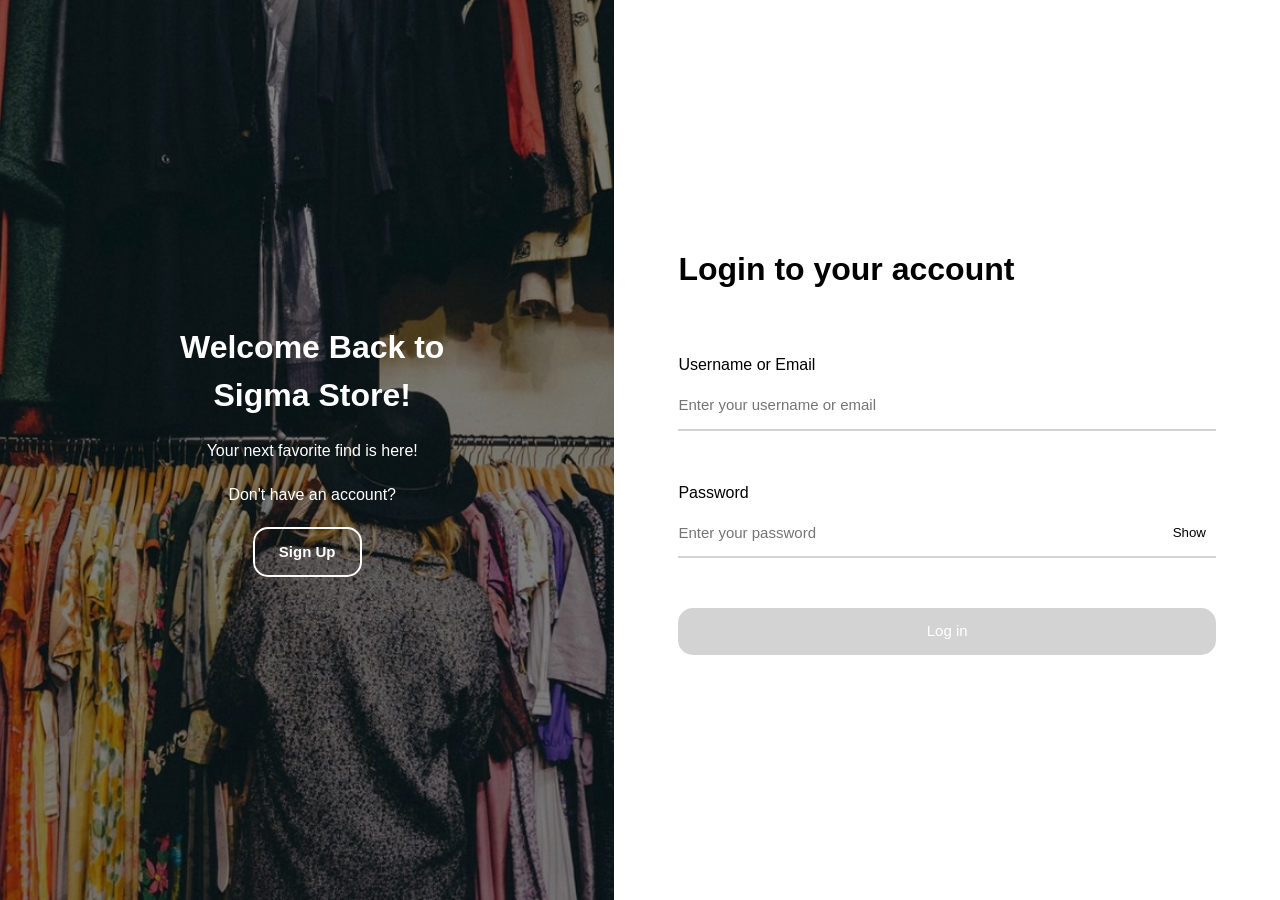
<file: index.html>
<!doctype html>
<html lang="en">

<head>
    <meta charset="UTF-8" />
    <meta name="viewport" content="width=device-width, initial-scale=1.0" />
    <title>Log in</title>
    <link rel="stylesheet" href="./css/fonts.css" />
    <link rel="stylesheet" href="./css/styles.css" />
    <link rel="stylesheet" href="./css/utils.css" />
    <link rel="stylesheet" href="./css/login.css" />
</head>

<body>
    <main class="fullscreen-container registration-flexbox">
    <div class="registration-card">

        <!-- Left side: redirect to sign up for new users -->
        <section class="welcome-side">
            <h2 class="text-large text-bold">
                Welcome Back to Sigma Store!
            </h2>
            <p class="text-small">Your next favorite find is here!</p>
            <p>Don't have an account?</p>
            <a href="./registration.html">
                <button class="btn-primary sign-in-button text-semibold">
                    Sign Up
                </button>
            </a>
        </section>

        <!-- Right side: login form -->
        <section class="login-side">
            <h2 class="text-large text-bold create-text">
                Login to your account
            </h2>

            <!-- Error message shown on failed login attempt -->
            <div class="js-login-fail-message login-fail-message">
                <span>Incorrect username/email or password</span>
                <button class="js-login-fail-button" type="button">
                    x
                </button>
            </div>

            <!-- Login form: username/email + password -->
            <form class="userinfo" id="login-form">
                <div class="input-group">
                    <label for="username-email">Username or Email</label>
                    <input type="text" id="username-email" name="username-email"
                        placeholder="Enter your username or email" />
                </div>
                <div class="input-group">
                    <div class="password-container">
                        <label for="password">Password</label>
                        <input type="password" id="password" name="password" placeholder="Enter your password" />
                        <button type="button" class="show-password-button js-show-password-button">
                            Show
                        </button>
                    </div>
                </div>
                <button type="submit" class="btn-primary index login-button js-login-button">
                    Log in
                </button>
            </form>
        </section>

    </div>
</main>

    <script src="./js/login.js"></script>
</body>

</html>
</file>
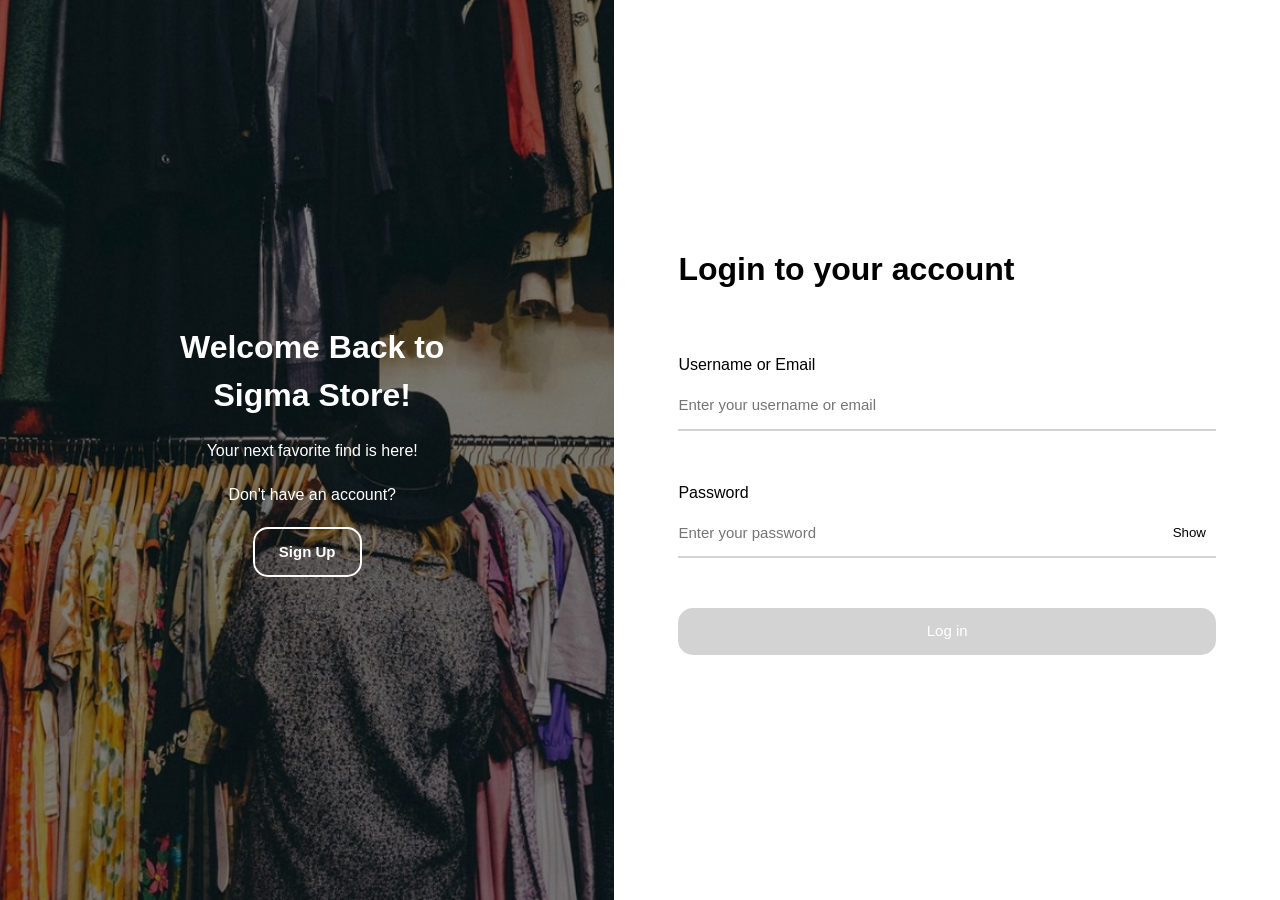
<file: about-us.html>
<!doctype html>
<html lang="en">

<head>
    <meta charset="UTF-8" />
    <meta name="viewport" content="width=device-width, initial-scale=1.0" />
    <title>About Us</title>
    <link rel="stylesheet" href="./css/styles.css" />
    <link rel="stylesheet" href="./css/fonts.css" />
    <link rel="stylesheet" href="./css/utils.css" />
    <link rel="stylesheet" href="./css/about-us.css" />
    <!--Theme Check-->
    <script src="./js/themePreloader.js"></script>
</head>

<body>
    <header>
        <!--Mobile Version-->
        <div class="mobile">
            <div class="main-compartment">
                <a href="./home.html" class="store-name text-large text-bold text-accent">SigmaStore</a>
                <button class="text-medium btn-theme" aria-label="Toggle dark mode">🌙</button>
                <!--Trigger Button on Mobile-->
                <button class="btn-header text-large text-bold" aria-label="Open navigation menu">☰</button>
            </div>

            <nav class="header-dropdown">
                <ul class="text-large">
                    <li>
                        <a class="text-bold underline-effect" href="products.html">Products</a>
                    </li>
                    <li>
                        <a class="text-bold underline-effect" href="review.html">Review</a>
                    </li>
                    <li>
                        <a class="text-bold underline-effect" href="about-us.html">About Us</a>
                    </li>
                    <li>
                        <a class="text-bold underline-effect js-sign-out">Sign Out</a>
                    </li>
                </ul>
            </nav>
        </div>

        <!--Tablet + Laptop-->
        <div class="non-mobile">
            <a href="./home.html" class="text-large text-bold text-accent">SigmaStore</a>
            <nav>
                <ul class="text-medium">
                    <li>
                        <a class="underline-effect" href="products.html">Products</a>
                    </li>
                    <li>
                        <a class="underline-effect" href="review.html">Review</a>
                    </li>
                    <li>
                        <a class="underline-effect" href="about-us.html">About Us</a>
                    </li>
                </ul>
            </nav>
            <div class="right">
                <button class="text-medium btn-theme" aria-label="Toggle dark mode">🌙</button>
                <a class="text-medium sign-out js-sign-out">Sign Out</a>
            </div>
        </div>
    </header>
    <main class="container about-container">
        <h1 class="text-bold text-extra-large text-accent">
            About SigmaStore
        </h1>
        <section>
            <h2 class="text-large text-bold">Our Story</h2>
            <p class="text-small">
                Founded in 2020, SigmaStore started as a thrift shop in SS15, Subang Jaya, 
                offering a curated selection of vintage clothing, streetwear, and everyday 
                fashion at affordable prices. Conveniently located near public transport, 
                the store quickly became a popular destination for teenagers and university 
                students seeking stylish yet budget-friendly apparel. As interest in vintage
                and retro fashion continues to grow, SigmaStore is expanding its presence 
                online, making it easier for customers to explore its latest collections 
                anytime, anywhere.
            </p>
        </section>

        <section>
            <h2 class="text-large text-bold">Our Mission</h2>
            <p class="text-small">
                Our mission is to extend SigmaStore's reach through a clean and 
                minimalistic online catalogue that showcases our products without 
                the complexity of a traditional e-commerce platform. We strive to 
                provide a seamless browsing experience where customers can easily 
                discover affordable fashion through intuitive navigation, thoughtfully 
                organized categories, and visually engaging content.
            </p>
        </section>

        <section>
            <h2 class="text-large text-bold">Our Vision</h2>
            <p class="text-small">
                Our vision is to become one of Malaysia's most trusted destinations 
                for affordable vintage fashion. We aim to deliver a modern, responsive, 
                and accessible website that reflects SigmaStore's identity through clean
                design, smooth interactions, and an enjoyable browsing experience across 
                all devices.
            </p>
        </section>
        <section>
            <h2 class="text-large text-bold">Our Team</h2>
            <div class="team-grid">
                <a href="./portfolio/wenzhe.html" class="team-member">
                    <div class="team-photo-wrap">
                        <img src="assets/images/wz.JPG" alt="Tan Wen Zhe">
                    </div>
                    <div class="team-info">
                        <h3 class="text-medium text-bold">Tan Wen Zhe <span class="student-id">25103599</span></h3>
                        <span class="team-role text-small">Web Developer</span>
                        <ul class="team-contributions text-small">
                            <li>Developed the query logic and design for products page.</li>
                            <li>Wrote the script for persistent theme switching across pages.</li>
                            <li>Designed and developed header and footer components used throughout the website.</li>
                            <li>Set up global CSS variables such as accent colour and text sizes for modularity and
                                consistency.</li>
                        </ul>
                    </div>
                </a>
                <a href="./portfolio/joe.html" class="team-member">
                    <div class="team-photo-wrap">
                        <img src="assets/images/joe.png" alt="Ow Ji Joe">
                    </div>
                    <div class="team-info">
                        <h3 class="text-medium text-bold">Ow Ji Joe <span class="student-id">24069981</span></h3>
                        <span class="team-role text-small">Web Developer</span>
                        <ul class="team-contributions text-small">
                            <li>Designed the About Us page and linked each member's portfolio.</li>
                            <li>Built the landing page and structured the homepage to present SigmaStore's key message
                                clearly.</li>
                            <li>Set up global animations to create smoother interactions and a more engaging browsing
                                experience.</li>
                        </ul>
                    </div>
                </a>
                <a href="./portfolio/qiwen.html" class="team-member">
                    <div class="team-photo-wrap">
                        <img src="assets/images/qw.jpg" alt="Jen Qi Wen">
                    </div>
                    <div class="team-info">
                        <h3 class="text-medium text-bold">Jen Qi Wen <span class="student-id">25123373</span></h3>
                        <span class="team-role text-small">Web Developer</span>
                        <ul class="team-contributions text-small">
                            <li>Developed the registration page with multi-step verification.</li>
                            <li>Developed the login page with user information verification.</li>
                            <li>Wrote the script that verifies the user is logged in before allowing access to the app.
                            </li>
                        </ul>
                    </div>
                </a>
                <a href="./portfolio/lincoln.html" class="team-member">
                    <div class="team-photo-wrap">
                        <img src="assets/images/Lincoln.jpeg" alt="Lincoln Cheng Guang Liang">
                    </div>
                    <div class="team-info">
                        <h3 class="text-medium text-bold">Lincoln Cheng Guang Liang <span
                                class="student-id">24055774</span></h3>
                        <span class="team-role text-small">Web Developer</span>
                        <ul class="team-contributions text-small">
                            <li>Developed the review page with a autocomplete dropdown menu.</li>
                            <li>Wrote a script to verify product is valid before allowing user to submit a review.</li>
                        </ul>
                    </div>
                </a>
            </div>
        </section>
    </main>

    <footer>
        <nav>
            <ul class="text-large">
                <li>
                    <a class="underline-effect" href="products.html">Products</a>
                </li>
                <li>
                    <a class="underline-effect" href="review.html">Review</a>
                </li>
                <li>
                    <a class="underline-effect" href="about-us.html">About Us</a>
                </li>
            </ul>
        </nav>
        <div class="company-tag">
            <!-- Main Text -->
            <div>
                <a href="../home.html" class="text-large text-bold">SigmaStore</a>
                <h2 class="text-medium">
                    Bringing you the best products since 2020.
                </h2>
            </div>

            <!-- Copyright -->
            <p class="text-small text-light">
                <em>&copy; SigmaStore, 2026</em>
            </p>
        </div>
    </footer>
    <script src="./js/theme.js"></script>
    <script src="./js/auth.js"></script>
</body>

</html>
</file>
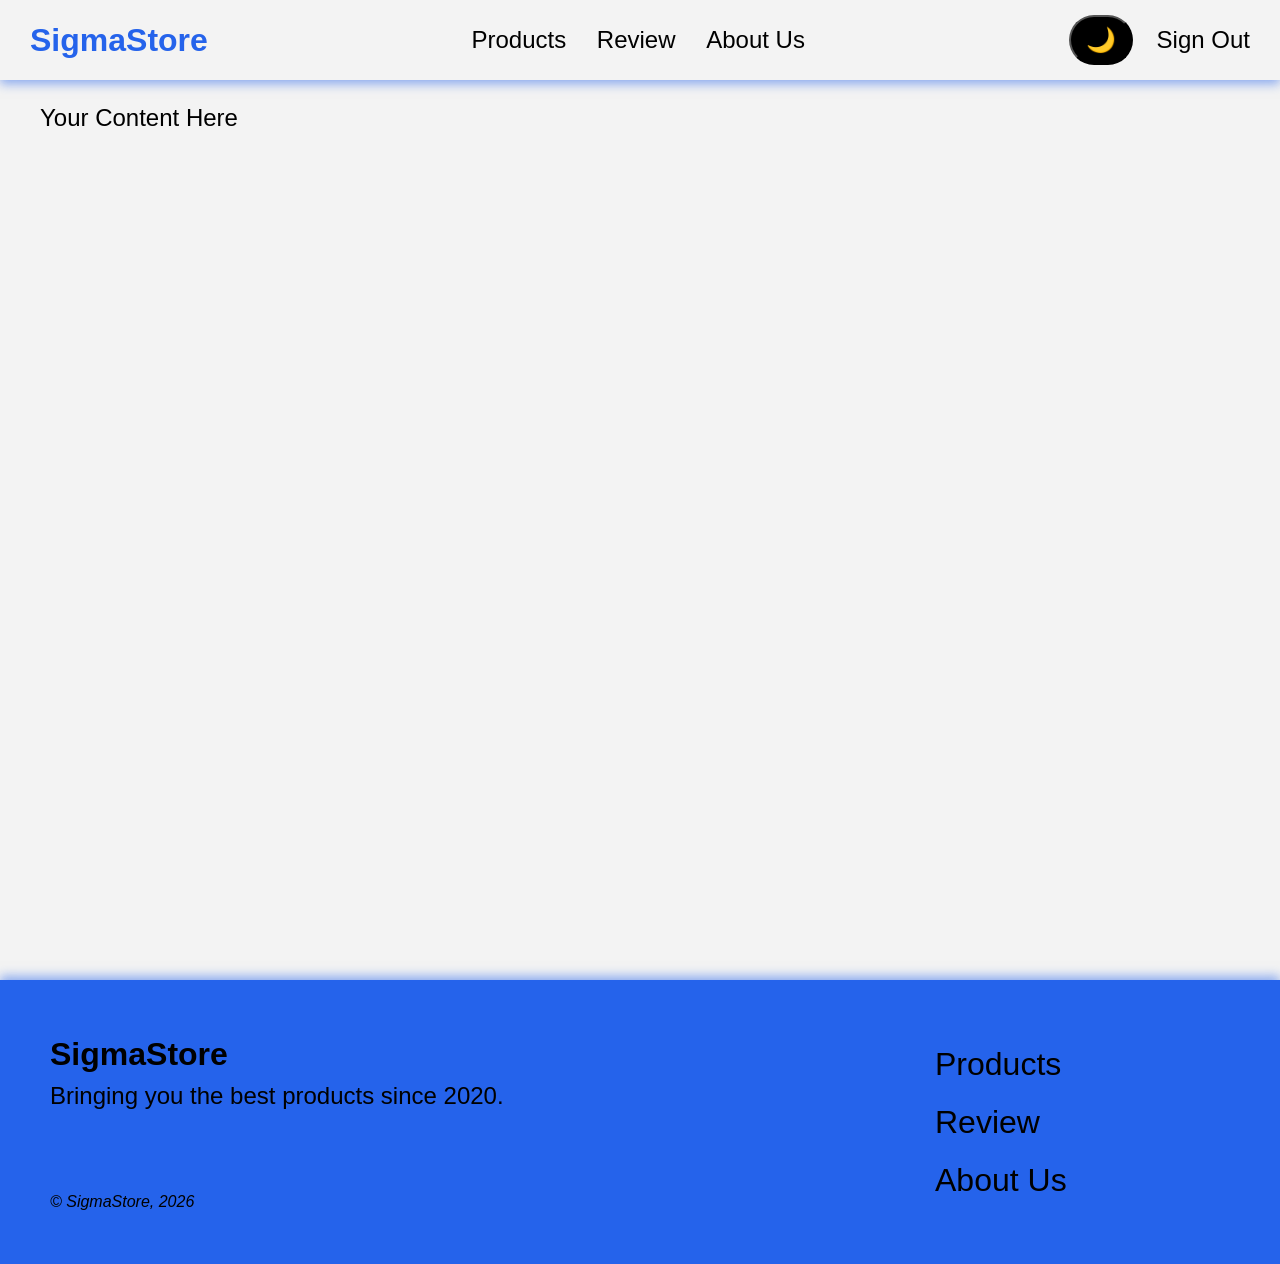
<file: boilerplate.html>
<!doctype html>
<html lang="en">
    <head>
        <meta charset="UTF-8" />
        <meta name="viewport" content="width=device-width, initial-scale=1.0" />
        <title>Products</title>
        <link rel="stylesheet" href="./css/styles.css" />
        <link rel="stylesheet" href="./css/fonts.css" />
        <link rel="stylesheet" href="./css/utils.css" />
        <script>
            // Load saved theme on page load (carry between pages)
            const savedTheme = localStorage.getItem("theme");
            if (savedTheme === "dark") {
                document.documentElement.classList.add("dark");
            }
        </script>
    </head>
    <body>
        <header>
            <!--Mobile Version-->
            <div class="mobile">
                <div class="main-compartment">
                    <a
                        href="./home.html"
                        class="store-name text-large text-bold text-accent"
                        >SigmaStore</a
                    >
                    <button
                        class="text-medium btn-theme"
                        aria-label="Toggle dark mode"
                    >
                        🌙
                    </button>
                    <!--Trigger Button on Mobile-->
                    <button
                        class="btn-header text-large text-bold"
                        aria-label="Open navigation menu"
                    >
                        ☰
                    </button>
                </div>

                <nav class="header-dropdown">
                    <ul class="text-large">
                        <li>
                            <a
                                class="text-bold underline-effect"
                                href="products.html"
                                >Products</a
                            >
                        </li>
                        <li>
                            <a
                                class="text-bold underline-effect"
                                href="review.html"
                                >Review</a
                            >
                        </li>
                        <li>
                            <a
                                class="text-bold underline-effect"
                                href="about-us.html"
                                >About Us</a
                            >
                        </li>
                        <li>
                            <a
                                class="text-bold underline-effect"
                                href="index.html"
                                >Sign Out</a
                            >
                        </li>
                    </ul>
                </nav>
            </div>

            <!--Tablet + Laptop-->
            <div class="non-mobile">
                <a href="./home.html" class="text-large text-bold text-accent"
                    >SigmaStore</a
                >
                <nav>
                    <ul class="text-medium">
                        <li>
                            <a class="underline-effect" href="products.html"
                                >Products</a
                            >
                        </li>
                        <li>
                            <a class="underline-effect" href="review.html"
                                >Review</a
                            >
                        </li>
                        <li>
                            <a class="underline-effect" href="about-us.html"
                                >About Us</a
                            >
                        </li>
                    </ul>
                </nav>
                <div class="right">
                    <button
                        class="text-medium btn-theme"
                        aria-label="Toggle dark mode"
                    >
                        🌙
                    </button>
                    <a href="../index.html" class="text-medium sign-out"
                        >Sign Out</a
                    >
                </div>
            </div>
        </header>
        <main class="container">
            <h1 class="text-medium">Your Content Here</h1>
        </main>
        <footer>
            <nav>
                <ul class="text-large">
                    <li>
                        <a class="underline-effect" href="products.html"
                            >Products</a
                        >
                    </li>
                    <li>
                        <a class="underline-effect" href="review.html"
                            >Review</a
                        >
                    </li>
                    <li>
                        <a class="underline-effect" href="about-us.html"
                            >About Us</a
                        >
                    </li>
                </ul>
            </nav>
            <div class="company-tag">
                <!-- Main Text -->
                <div>
                    <a href="../home.html" class="text-large text-bold"
                        >SigmaStore</a
                    >
                    <h2 class="text-medium">
                        Bringing you the best products since 2020.
                    </h2>
                </div>

                <!-- Copyright -->
                <p class="text-small text-light">
                    <em>&copy; SigmaStore, 2026</em>
                </p>
            </div>
        </footer>
        <script src="./js/theme.js"></script>
    </body>
</html>
</file>
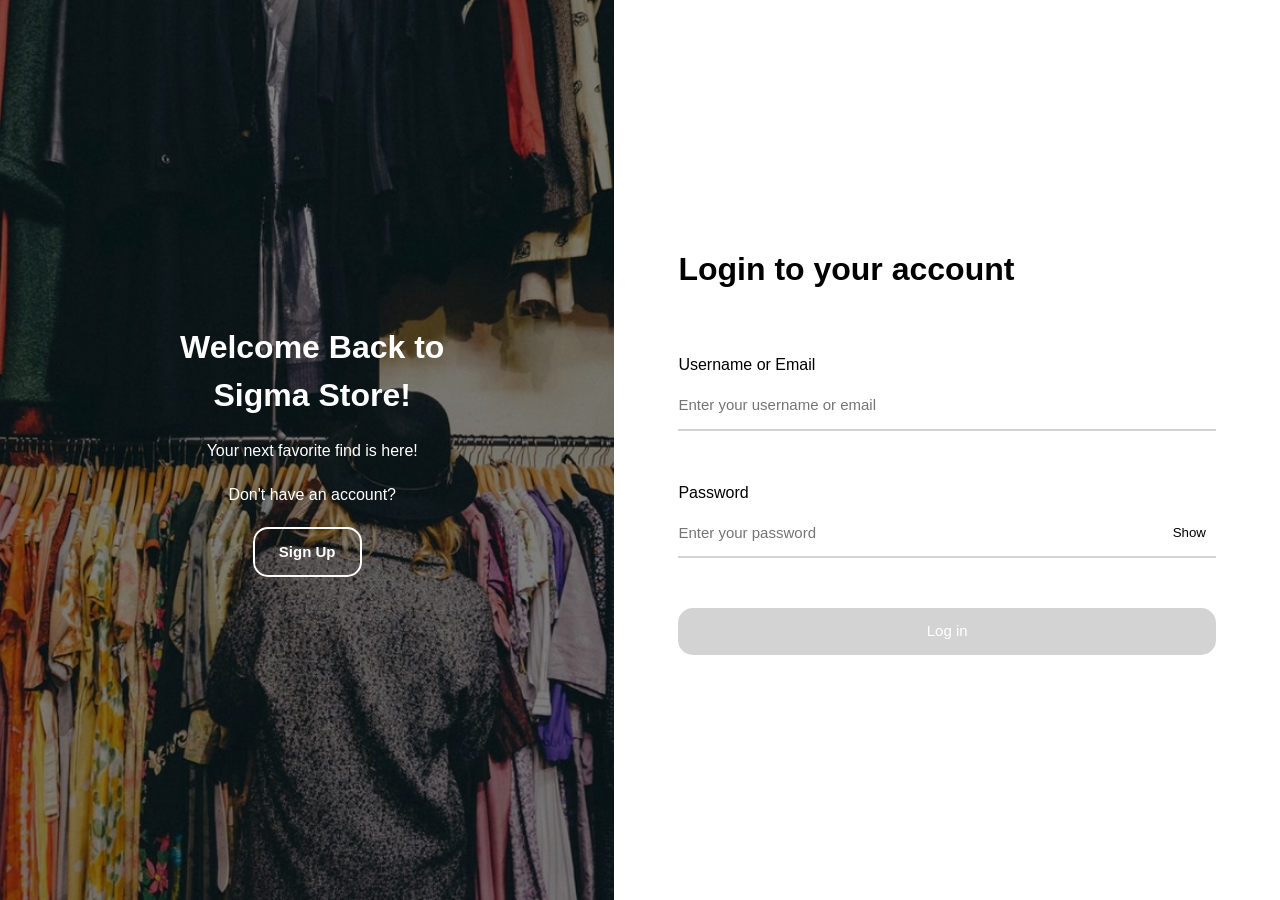
<file: products.html>
<!doctype html>
<html lang="en">
    <head>
        <meta charset="UTF-8" />
        <meta name="viewport" content="width=device-width, initial-scale=1.0" />
        <title>Products</title>
        <link rel="stylesheet" href="./css/styles.css" />
        <link rel="stylesheet" href="./css/fonts.css" />
        <link rel="stylesheet" href="./css/utils.css" />
        <link rel="stylesheet" href="./css/products.css" />

        <!--Theme Check-->
        <script src="./js/themePreloader.js"></script>
    </head>
    <body>
        <header>
            <!--Mobile Version-->
            <div class="mobile">
                <div class="main-compartment">
                    <a
                        href="./home.html"
                        class="store-name text-large text-bold text-accent"
                        >SigmaStore</a
                    >
                    <button
                        class="text-medium btn-theme"
                        aria-label="Toggle dark mode"
                    >
                        🌙
                    </button>
                    <!--Trigger Button on Mobile-->
                    <button
                        class="btn-header text-large text-bold"
                        aria-label="Open navigation menu"
                    >
                        ☰
                    </button>
                </div>

                <nav class="header-dropdown">
                    <ul class="text-large">
                        <li>
                            <a
                                class="text-bold underline-effect"
                                href="products.html"
                                >Products</a
                            >
                        </li>
                        <li>
                            <a
                                class="text-bold underline-effect"
                                href="review.html"
                                >Review</a
                            >
                        </li>
                        <li>
                            <a
                                class="text-bold underline-effect"
                                href="about-us.html"
                                >About Us</a
                            >
                        </li>
                        <li>
                            <a
                                class="text-bold underline-effect js-sign-out"
                                
                                >Sign Out</a
                            >
                        </li>
                    </ul>
                </nav>
            </div>

            <!--Tablet + Laptop-->
            <div class="non-mobile">
                <a href="./home.html" class="text-large text-bold text-accent"
                    >SigmaStore</a
                >
                <nav>
                    <ul class="text-medium">
                        <li>
                            <a class="underline-effect" href="products.html"
                                >Products</a
                            >
                        </li>
                        <li>
                            <a class="underline-effect" href="review.html"
                                >Review</a
                            >
                        </li>
                        <li>
                            <a class="underline-effect" href="about-us.html"
                                >About Us</a
                            >
                        </li>
                    </ul>
                </nav>
                <div class="right">
                    <button
                        class="text-medium btn-theme"
                        aria-label="Toggle dark mode"
                    >
                        🌙
                    </button>
                    <a class="text-medium sign-out js-sign-out"
                        >Sign Out</a
                    >
                </div>
            </div>
        </header>
        <main class="container products">
            <h1 id="title" class="text-bold text-extra-large">All Products</h1>
            <!--Grid that splits left for sorting and right for products-->
            <div class="product-grid">
                <section class="items-filter">
                    <!--Search for An Item-->
                    <input
                        type="text"
                        class="text-small"
                        id="item-query"
                        placeholder="Search For An Item..."
                    />

                    <!--Sort By Pricing-->
                    <div class="radio-div">
                        <div class="category-filter">
                            <!--Sort By Categories-->
                            <h2 class="text-large text-bold">Categories</h2>
                            <div class="category-radio text-medium">
                                <input
                                    type="radio"
                                    name="category"
                                    id="category-all"
                                    value="All"
                                    checked
                                />
                                <label for="category-all">All</label><br />

                                <input
                                    type="radio"
                                    name="category"
                                    value="Men's"
                                    id="category-mens"
                                />
                                <label for="category-mens">Men's</label><br />

                                <input
                                    type="radio"
                                    name="category"
                                    id="category-womens"
                                    value="Women's"
                                />
                                <label for="category-womens">Women's</label
                                ><br />

                                <input
                                    type="radio"
                                    name="category"
                                    value="Unisex"
                                    id="category-unisex"
                                />
                                <label for="category-unisex">Unisex</label
                                ><br />
                            </div>
                        </div>
                        <div class="price-filter">
                            <h2 class="text-large text-bold">Sort By</h2>
                            <div class="pricing-radio text-medium">
                                <input
                                    type="radio"
                                    name="pricing"
                                    value="ascending"
                                    id="price-ascending"
                                    checked
                                />
                                <label for="price-ascending"
                                    >Price Ascending</label
                                ><br />

                                <input
                                    type="radio"
                                    name="pricing"
                                    value="descending"
                                    id="price-descending"
                                />
                                <label for="price-descending"
                                    >Price Descending</label
                                ><br />
                            </div>
                        </div>
                    </div>
                </section>
                <section class="items-grid"></section>
            </div>
        </main>
        <footer>
            <nav>
                <ul class="text-large">
                    <li>
                        <a class="underline-effect" href="products.html"
                            >Products</a
                        >
                    </li>
                    <li>
                        <a class="underline-effect" href="review.html"
                            >Review</a
                        >
                    </li>
                    <li>
                        <a class="underline-effect" href="about-us.html"
                            >About Us</a
                        >
                    </li>
                </ul>
            </nav>
            <div class="company-tag">
                <!-- Main Text -->
                <div>
                    <a href="../home.html" class="text-large text-bold"
                        >SigmaStore</a
                    >
                    <h2 class="text-medium">
                        Bringing you the best products since 2020.
                    </h2>
                </div>

                <!-- Copyright -->
                <p class="text-small text-light">
                    <em>&copy; SigmaStore, 2026</em>
                </p>
            </div>
        </footer>
        <script src="./js/products.js"></script>
        <script src="./js/theme.js"></script>
        <script src="./js/auth.js"></script>
    </body>
</html>
</file>
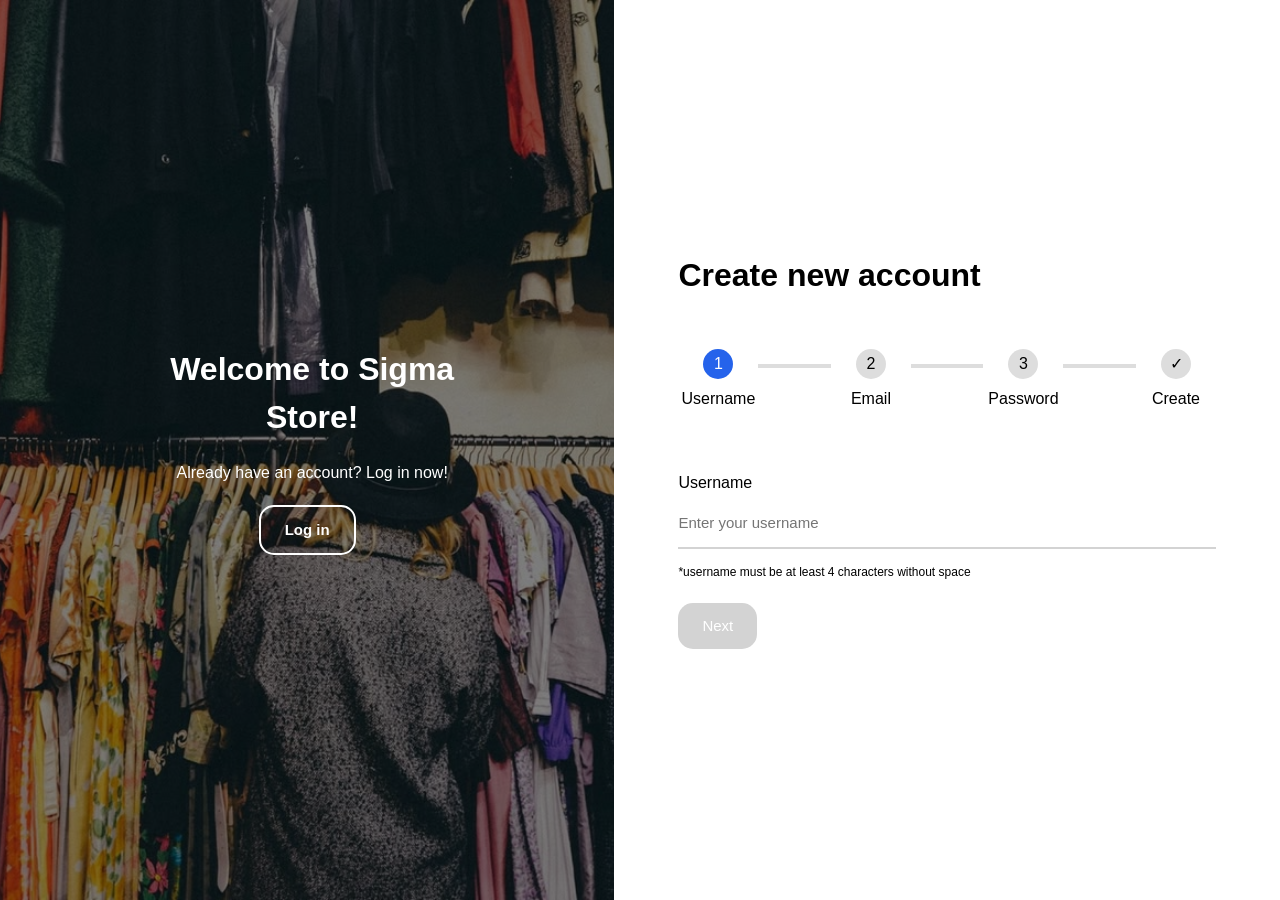
<file: registration.html>
<!doctype html>
<html lang="en">
    <head>
        <meta charset="UTF-8" />
        <meta name="viewport" content="width=device-width, initial-scale=1.0" />
        <title>Register</title>
        <link rel="stylesheet" href="./css/fonts.css" />
        <link rel="stylesheet" href="./css/styles.css" />
        <link rel="stylesheet" href="./css/utils.css" />
        <link rel="stylesheet" href="./css/registration.css" />
    </head>

    <body>
    <main class="fullscreen-container registration-flexbox registration">
        <div class="registration-card registration">

            <!-- Left side: redirect to login for existing users -->
            <section class="login-side registration">
                <h2 class="text-large text-bold">
                    Welcome to Sigma Store!
                </h2>
                <p class="text-small">
                    Already have an account? Log in now!
                </p>
                <a href="index.html">
                    <button
                        class="btn-primary login-button registration text-semibold js-login-button"
                    >
                        Log in
                    </button>
                </a>
            </section>

            <!-- Right side: multi-step account creation form -->
            <section class="create-side">
                <h2 class="text-large text-bold create-text">
                    Create new account
                </h2>

                <!-- progress bar -->
                <div class="progress-bar">
                    <div class="progress-fill"></div>
                    <div class="steps step-1 active">
                        <div class="steps-circle">1</div>
                        <span>Username</span>
                    </div>

                    <div class="steps step-2">
                        <div class="steps-circle">2</div>
                        <span>Email</span>
                    </div>

                    <div class="steps step-3">
                        <div class="steps-circle">3</div>
                        <span>Password</span>
                    </div>

                    <div class="steps step-4">
                        <div class="steps-circle">✓</div>
                        <span>Create</span>
                    </div>
                </div>

                <!-- Step 1: Username input -->
                <div class="userinfo">
                    <div class="input-group user-step active" id="step-1">
                        <label for="username">Username</label>
                        <input
                            type="text"
                            id="username"
                            name="username"
                            placeholder="Enter your username"
                        />
                        <span class="validation">
                            *username must be at least 4 characters without
                            space
                        </span>
                        <br />
                        <span class="repeated-message js-repeated-message-username hide">
                        </span>
                    </div>

                    <!-- Step 2: Email input -->
                    <div class="input-group user-step" id="step-2">
                        <label for="email">Email</label>
                        <input
                            type="email"
                            id="email"
                            name="email"
                            placeholder="Enter your email"
                        />
                        <span class="validation"
                            >*email addresses must include an '@' symbol and
                            a valid domain extension like '.com'</span
                        >
                        <br />
                        <span class="repeated-message js-repeated-message-email hide">
                        </span>
                    </div>

                    <!-- Step 3: Password + confirm password -->
                    <div class="input-group user-step" id="step-3">
                        <label for="password">Password</label>
                        <div class="password-container">
                            <input
                                type="password"
                                id="password"
                                name="password"
                                placeholder="Enter your password"
                            />

                            <button
                                type="button"
                                class="show-password-button js-show-password-button"
                            >
                                Show
                            </button>
                        </div>
                        <p class="validation">
                            *password must contain at least 8 characters, at
                            least 1 number, at least 1 symbol, and at least
                            one upper case and lower case
                        </p>
                        <label for="confirm-password"
                            >Confirm Password</label
                        >
                        <div class="password-container">
                            <input
                                type="password"
                                id="confirm-password"
                                name="confirm-password"
                                placeholder="Enter your confirm-password"
                            />
                            <button
                                type="button"
                                class="show-confirm-password-button js-show-confirm-password-button"
                            >
                                Show
                            </button>
                        </div>
                    </div>

                    <!-- Step 4: Confirmation before account creation -->
                    <div class="input-group user-step" id="step-4">
                        <p
                            class="text-large text-semibold create-account-message"
                        >
                            You have done. Create your account now!
                        </p>
                    </div>
                </div>

                <!-- Navigation controls for multi-step form -->
                <div class="js-previous-next-buttons">
                    <button
                        class="btn-primary previous-button hide js-previous-button"
                    >
                        Previous
                    </button>
                    <button class="btn-primary next-button js-next-button">
                        Next
                    </button>
                </div>
            </section>

        </div>
    </main>

    <script src="./js/registration.js"></script>
</body>
</html>
</file>
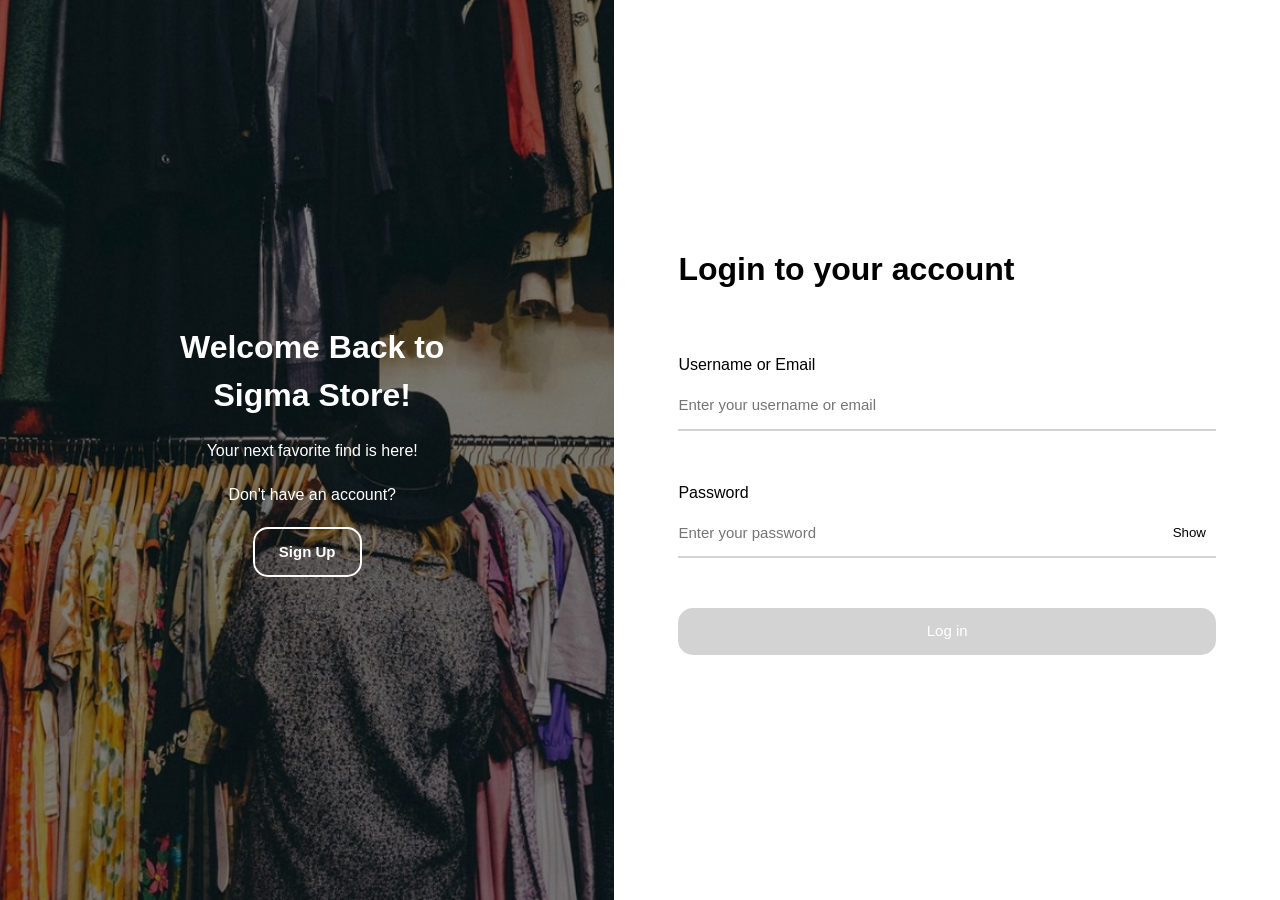
<file: review.html>
<!doctype html>
<html lang="en">
    <head>
        <meta charset="UTF-8" />
        <meta name="viewport" content="width=device-width, initial-scale=1.0" />
        <title>Products</title>
        <link rel="stylesheet" href="./css/styles.css" />
        <link rel="stylesheet" href="./css/fonts.css" />
        <link rel="stylesheet" href="./css/utils.css" />
        <link rel="stylesheet" href="./css/review.css" />
        <!--Theme Check-->
        <script src="./js/themePreloader.js"></script>
    </head>
    <body>
        <header>
            <!--Mobile Version-->
            <div class="mobile">
                <div class="main-compartment">
                    <a
                        href="./home.html"
                        class="store-name text-large text-bold text-accent"
                        >SigmaStore</a
                    >
                    <button
                        class="text-medium btn-theme"
                        aria-label="Toggle dark mode"
                    >
                        🌙
                    </button>
                    <!--Trigger Button on Mobile-->
                    <button
                        class="btn-header text-large text-bold"
                        aria-label="Open navigation menu"
                    >
                        ☰
                    </button>
                </div>

                <nav class="header-dropdown">
                    <ul class="text-large">
                        <li>
                            <a
                                class="text-bold underline-effect"
                                href="products.html"
                                >Products</a
                            >
                        </li>
                        <li>
                            <a
                                class="text-bold underline-effect"
                                href="review.html"
                                >Review</a
                            >
                        </li>
                        <li>
                            <a
                                class="text-bold underline-effect"
                                href="about-us.html"
                                >About Us</a
                            >
                        </li>
                        <li>
                            <a class="text-bold underline-effect js-sign-out"
                                >Sign Out</a
                            >
                        </li>
                    </ul>
                </nav>
            </div>

            <!--Tablet + Laptop-->
            <div class="non-mobile">
                <a href="./home.html" class="text-large text-bold text-accent"
                    >SigmaStore</a
                >
                <nav>
                    <ul class="text-medium">
                        <li>
                            <a class="underline-effect" href="products.html"
                                >Products</a
                            >
                        </li>
                        <li>
                            <a class="underline-effect" href="review.html"
                                >Review</a
                            >
                        </li>
                        <li>
                            <a class="underline-effect" href="about-us.html"
                                >About Us</a
                            >
                        </li>
                    </ul>
                </nav>
                <div class="right">
                    <button
                        class="text-medium btn-theme"
                        aria-label="Toggle dark mode"
                    >
                        🌙
                    </button>
                    <a class="text-medium sign-out js-sign-out">Sign Out</a>
                </div>
            </div>
        </header>

        <main class="container review-grid">
            <!--left side: review submission form -->
            <section>
                <h2 class="text-extra-large text-bold text-accent">
                    Submit a Review
                </h2>
                <form class="review-form" id="review-form" autocomplete="off">
                    <!--dropdown for product selection-->
                    <div class="input-group">
                        <label class="text-large text-semibold"
                            >Search Product</label
                        >
                        <div class="dropdown-container">
                            <input
                                type="text"
                                id="product-input"
                                placeholder="Type to search"
                                class="input-box text-medium"
                                required
                            />
                            <div id="dropdown" class="dropdown-menu"></div>
                        </div>
                        <img id="product-image" />
                    </div>

                    <!--star rating-->
                    <div class="input-group">
                        <label class="text-medium text-semibold"
                            >Your Rating</label
                        >
                        <div class="ratings-wrapper">
                            <div class="ratings">
                                <span data-rating="5">&#9733;</span>
                                <span data-rating="4">&#9733;</span>
                                <span data-rating="3">&#9733;</span>
                                <span data-rating="2">&#9733;</span>
                                <span data-rating="1">&#9733;</span>
                            </div>
                        </div>
                    </div>

                    <!--Username input-->
                    <div class="input-group">
                        <label class="text-medium text-semibold"
                            >Username</label
                        >
                        <input
                            class="input-box text-medium"
                            type="text"
                            id="username"
                            spellcheck="false"
                            placeholder="Enter your username"
                            required
                        />
                    </div>

                    <!--comment input-->
                    <div class="input-group">
                        <label class="text-medium text-semibold">Review</label>
                        <textarea
                            class="input-box text-medium"
                            id="review"
                            rows="4"
                            placeholder="Type your review..."
                            maxlength="200"
                        ></textarea>
                        <div id="char-count" class="text-small">0 / 200</div>
                    </div>

                    <!--submission button-->
                    <button type="submit" class="text-medium text-bold">
                        Submit
                    </button>
                </form>
            </section>

            <!--right side: review display section-->
            <section>
                <h2 class="text-extra-large text-bold">Recent Reviews</h2>
                <div id="reviews-list"></div>
            </section>
        </main>

        <footer>
            <nav>
                <ul class="text-large">
                    <li>
                        <a class="underline-effect" href="products.html"
                            >Products</a
                        >
                    </li>
                    <li>
                        <a class="underline-effect" href="review.html"
                            >Review</a
                        >
                    </li>
                    <li>
                        <a class="underline-effect" href="about-us.html"
                            >About Us</a
                        >
                    </li>
                </ul>
            </nav>
            <div class="company-tag">
                <!-- Main Text -->
                <div>
                    <a href="../home.html" class="text-large text-bold"
                        >SigmaStore</a
                    >
                    <h2 class="text-medium">
                        Bringing you the best products since 2020.
                    </h2>
                </div>

                <!-- Copyright -->
                <p class="text-small text-light">
                    <em>&copy; SigmaStore, 2026</em>
                </p>
            </div>
        </footer>
        <script src="./js/theme.js"></script>
        <script src="./js/products.js"></script>
        <script src="./js/review.js"></script>
        <script src="./js/auth.js"></script>
    </body>
</html>
</file>
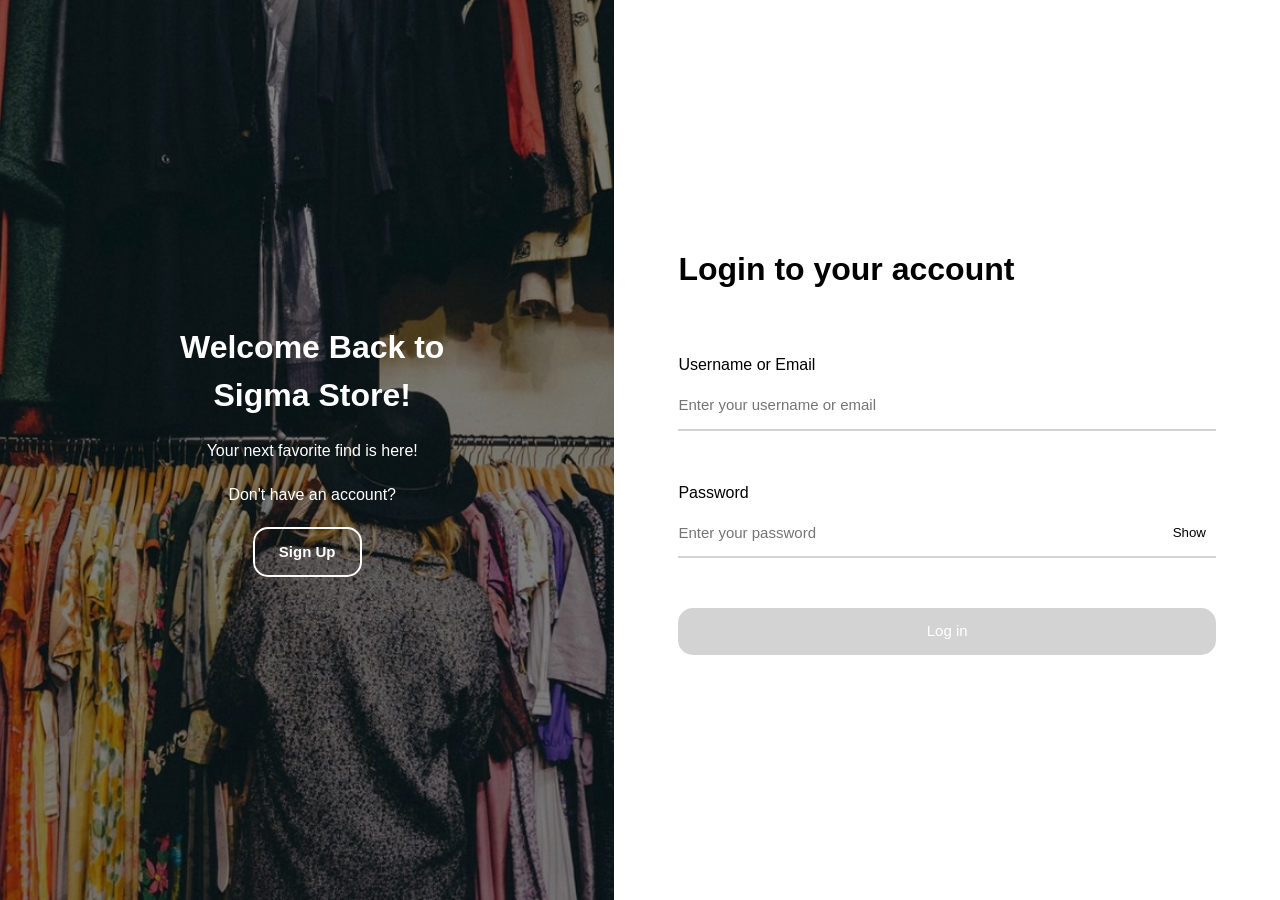
<file: portfolio/joe.html>
<!doctype html>
<html lang="en">
    <head>
        <meta charset="UTF-8" />
        <meta name="viewport" content="width=device-width, initial-scale=1.0" />
        <title>Ow Ji Joe — Portfolio</title>
        <link rel="stylesheet" href="../css/portfolio-joe.css" />
        <link rel="stylesheet" href="../css/portfolio-joe-print.css" media="print"/>
        <link rel="stylesheet" href="../css/styles.css" />
        <link rel="stylesheet" href="../css/fonts.css" />
        <link rel="stylesheet" href="../css/utils.css" />
        <!--Theme Check-->
        <script src="../js/themePreloader.js"></script>
    </head>
    <body class="inner-page">
        <header>
            <!--Mobile Version-->
            <div class="mobile">
                <div class="main-compartment">
                    <a
                        href="../home.html"
                        class="store-name text-large text-bold text-accent"
                        >SigmaStore</a
                    >
                    <button
                        class="text-medium btn-theme"
                        aria-label="Toggle dark mode"
                    >
                        🌙
                    </button>
                    <!--Trigger Button on Mobile-->
                    <button
                        class="btn-header text-large text-bold"
                        aria-label="Open navigation menu"
                    >
                        ☰
                    </button>
                </div>

                <nav class="header-dropdown">
                    <ul class="text-large">
                        <li>
                            <a
                                class="text-bold underline-effect"
                                href="../products.html"
                                >Products</a
                            >
                        </li>
                        <li>
                            <a
                                class="text-bold underline-effect"
                                href="../review.html"
                                >Review</a
                            >
                        </li>
                        <li>
                            <a
                                class="text-bold underline-effect"
                                href="../about-us.html"
                                >About Us</a
                            >
                        </li>
                        <li>
                            <a
                                class="text-bold underline-effect js-sign-out inner-page"
                                >Sign Out</a
                            >
                        </li>
                    </ul>
                </nav>
            </div>

            <!--Tablet + Laptop-->
            <div class="non-mobile">
                <a href="../home.html" class="text-large text-bold text-accent"
                    >SigmaStore</a
                >
                <nav>
                    <ul class="text-medium">
                        <li>
                            <a class="underline-effect" href="../products.html"
                                >Products</a
                            >
                        </li>
                        <li>
                            <a class="underline-effect" href="../review.html"
                                >Review</a
                            >
                        </li>
                        <li>
                            <a class="underline-effect" href="../about-us.html"
                                >About Us</a
                            >
                        </li>
                    </ul>
                </nav>
                <div class="right">
                    <button
                        class="text-medium btn-theme"
                        aria-label="Toggle dark mode"
                    >
                        🌙
                    </button>
                    <a class="text-medium sign-out js-sign-out inner-page"
                        >Sign Out</a
                    >
                </div>
            </div>
        </header>

        <main class="container">
            <section class="profile">
                <div class="profile-name-vertical text-large">
                    <span>Ow Ji Joe</span>
                </div>
                <!-- Profile picture -->
                <figure class="pfp">
                    <img
                        src="../assets/images/joe.png"
                        alt="Joe's profile picture"
                        width="100px"
                    />
                </figure>

                <!-- Body text on the right -->
                <div class="profile-body">
                    <p class="profile-bio text-small">
                        I am currently pursuing a degree in Computer Science at
                        Sunway University. My interests lie in C and C++
                        programming, particularly in low-level systems
                        development and performance-oriented software projects.
                        Beyond systems programming, I also build websites and
                        enjoy exploring various areas of software engineering.
                    </p>
                    <div class="contact-tags">
                        <span>
                            <a href="https://github.com/joeow06" target="_blank"
                                >GitHub</a
                            >
                        </span>
                        <span>
                            <a
                                href="https://www.linkedin.com/in/ow-ji-joe-a3b11b343/"
                                target="_blank"
                                >LinkedIn</a
                            >
                        </span>
                        <span>
                            <a
                                target="_blank"
                                download="../assets/files/OwJiJoe_Portfolio.pdf"
                                href="../assets/files/OwJiJoe_Portfolio.pdf"
                                >Download CV</a
                            >
                        </span>
                    </div>
                </div>
            </section>

            <hr class="section-divider" />

            <section>
                <p class="eyebrow text-semibold text-large">Education</p>
                <div class="edu-list">
                    <div class="edu-row">
                        <div>
                            <p
                                class="edu-institution text-medium text-semibold"
                            >
                                Sunway University
                            </p>
                            <p class="edu-programme">
                                Bachelor of Computer Science (Hons)
                            </p>
                            <p class="edu-result">CGPA 3.96</p>
                        </div>
                        <div class="edu-year">2025 – Present</div>
                    </div>

                    <div class="edu-row">
                        <div>
                            <p
                                class="edu-institution text-medium text-semibold"
                            >
                                42KL
                            </p>
                            <p class="edu-programme">42 Core Program</p>
                            <p class="edu-result"></p>
                        </div>
                        <div class="edu-year">2024 – Present</div>
                    </div>

                    <div class="edu-row">
                        <div>
                            <p
                                class="edu-institution text-medium text-semibold"
                            >
                                Sunway College
                            </p>
                            <p class="edu-programme">
                                Foundation in Science and Technology (FIST)
                            </p>
                            <p class="edu-result">CGPA 4.00</p>
                        </div>
                        <div class="edu-year">2024 – 2025</div>
                    </div>

                    <div class="edu-row">
                        <div>
                            <p
                                class="edu-institution text-medium text-semibold"
                            >
                                Kuen Cheng High School
                            </p>
                            <p class="edu-programme">
                                Sijil Pelajaran Malaysia (SPM)
                            </p>
                            <p class="edu-result">5A+ &nbsp;2A &nbsp;2B</p>
                        </div>
                        <div class="edu-year">Completed 2024</div>
                    </div>
                </div>
            </section>

            <hr class="section-divider" />

            <section>
                <p class="eyebrow text-large">Technical Skills</p>
                <div class="skills-grid">
                    <div class="skill-group">
                        <p class="skill-group-title text-bold text-small">
                            Languages
                        </p>
                        <ul class="skill-items">
                            <li class="skill-item">
                                <span>HTML &amp; CSS</span>
                                <div class="skill-bar-track">
                                    <div
                                        class="skill-bar-fill"
                                        style="width: 70%; background: orange"
                                    ></div>
                                </div>
                            </li>
                            <li class="skill-item">
                                <span>JavaScript</span>
                                <div class="skill-bar-track">
                                    <div
                                        class="skill-bar-fill"
                                        style="width: 60%; background: yellow"
                                    ></div>
                                </div>
                            </li>
                            <li class="skill-item">
                                <span>C/C++</span>
                                <div class="skill-bar-track">
                                    <div
                                        class="skill-bar-fill"
                                        style="
                                            width: 95%;
                                            background: royalblue;
                                        "
                                    ></div>
                                </div>
                            </li>
                            <li class="skill-item">
                                <span>Python</span>
                                <div class="skill-bar-track">
                                    <div
                                        class="skill-bar-fill"
                                        style="width: 90%; background: #ffcc00"
                                    ></div>
                                </div>
                            </li>
                            <li class="skill-item">
                                <span>Java</span>
                                <div class="skill-bar-track">
                                    <div
                                        class="skill-bar-fill"
                                        style="width: 60%; background: red"
                                    ></div>
                                </div>
                            </li>
                        </ul>
                    </div>

                    <div class="skill-group">
                        <p class="skill-group-title text-bold text-small">
                            Backend &amp; Tools
                        </p>
                        <ul class="skill-items">
                            <li class="skill-item">
                                <span>Node.js</span>
                                <div class="skill-bar-track">
                                    <div
                                        class="skill-bar-fill"
                                        style="width: 55%; background: green"
                                    ></div>
                                </div>
                            </li>
                            <li class="skill-item">
                                <span>React</span>
                                <div class="skill-bar-track">
                                    <div
                                        class="skill-bar-fill"
                                        style="width: 55%; background: cyan"
                                    ></div>
                                </div>
                            </li>
                            <li class="skill-item">
                                <span>SQL</span>
                                <div class="skill-bar-track">
                                    <div
                                        class="skill-bar-fill"
                                        style="width: 70%; background: blue"
                                    ></div>
                                </div>
                            </li>
                            <li class="skill-item">
                                <span>Git</span>
                                <div class="skill-bar-track">
                                    <div
                                        class="skill-bar-fill"
                                        style="width: 95%; background: #f05032"
                                    ></div>
                                </div>
                            </li>
                        </ul>
                    </div>

                    <div class="skill-group">
                        <p class="skill-group-title text-bold text-small">
                            Currently Learning
                        </p>
                        <ul class="skill-items">
                            <li class="skill-item">
                                <span>Rust</span>
                                <div class="skill-bar-track">
                                    <div
                                        class="skill-bar-fill"
                                        style="width: 40%; background: #f05032"
                                    ></div>
                                </div>
                            </li>
                            <li class="skill-item">
                                <span>Ruby</span>
                                <div class="skill-bar-track">
                                    <div
                                        class="skill-bar-fill"
                                        style="width: 30%; background: red"
                                    ></div>
                                </div>
                            </li>
                            <li class="skill-item">
                                <span>Docker</span>
                                <div class="skill-bar-track">
                                    <div
                                        class="skill-bar-fill"
                                        style="
                                            width: 20%;
                                            background: steelblue;
                                        "
                                    ></div>
                                </div>
                            </li>
                        </ul>
                    </div>
                </div>
            </section>

            <hr class="section-divider" />

            <section>
                <p class="eyebrow text-large">Projects</p>
                <div class="projects-grid">
                    <div class="project-card">
                        <p class="project-name">LoCor AI</p>
                        <p class="project-desc">
                            An AI-powered business intelligence platform built
                            for SMEs. Upload your sales sheets, inventory logs,
                            and company description — and get actionable
                            insights, competitive pricing strategies, automated
                            Word/Excel reports, and a live AI consultant, all in
                            one place.
                        </p>
                        <div class="project-stack">
                            <span class="tag">NextJS</span>
                            <span class="tag">Redis</span>
                            <span class="tag">SQLite</span>
                            <span class="tag">ChromaDB</span>
                        </div>
                        <a
                            class="project-link"
                            href="https://github.com/wz-Tan/LoCor_AI"
                            target="_blank"
                        >
                            View on GitHub &rarr;
                        </a>
                    </div>

                    <div class="project-card">
                        <p class="project-name">Cub3d</p>
                        <p class="project-desc">
                            Cub3D is a raycasting project where we simulate a 3D
                            view using a 2D grid map, recreating the style of
                            Wolfenstein 3D.
                        </p>
                        <div class="project-stack">
                            <span class="tag">C</span>
                        </div>
                        <a
                            class="project-link"
                            href="https://github.com/brianyeap/cube3d"
                            target="_blank"
                            >View on GitHub &rarr;</a
                        >
                    </div>

                    <div class="project-card">
                        <p class="project-name">Minishell</p>
                        <p class="project-desc">
                            Minishell is a project that recreates a basic shell
                            program using C. It implements redirections and
                            pipes, as well as environment variable expansions
                            and the cd, echo, env, exit, export, pwd and unset
                            builtin commands.
                        </p>
                        <div class="project-stack">
                            <span class="tag">C</span>
                        </div>
                        <a
                            class="project-link"
                            href="https://github.com/colin-woon/4.1_minishell"
                            target="_blank"
                            >View on GitHub &rarr;</a
                        >
                    </div>
                </div>
            </section>
        </main>
        <footer>
            <nav>
                <ul class="text-large">
                    <li>
                        <a class="underline-effect" href="../products.html"
                            >Products</a
                        >
                    </li>
                    <li>
                        <a class="underline-effect" href="../review.html"
                            >Review</a
                        >
                    </li>
                    <li>
                        <a class="underline-effect" href="../about-us.html"
                            >About Us</a
                        >
                    </li>
                </ul>
            </nav>
            <div class="company-tag">
                <!-- Main Text -->
                <div>
                    <a href="../home.html" class="text-large text-bold"
                        >SigmaStore</a
                    >
                    <h2 class="text-medium">
                        Bringing you the best products since 2020.
                    </h2>
                </div>

                <!-- Copyright -->
                <p class="text-small text-light">
                    <em>&copy; SigmaStore, 2026</em>
                </p>
            </div>
        </footer>
        <script src="../js/theme.js"></script>
        <script src="../js/auth.js"></script>
    </body>
</html>
</file>
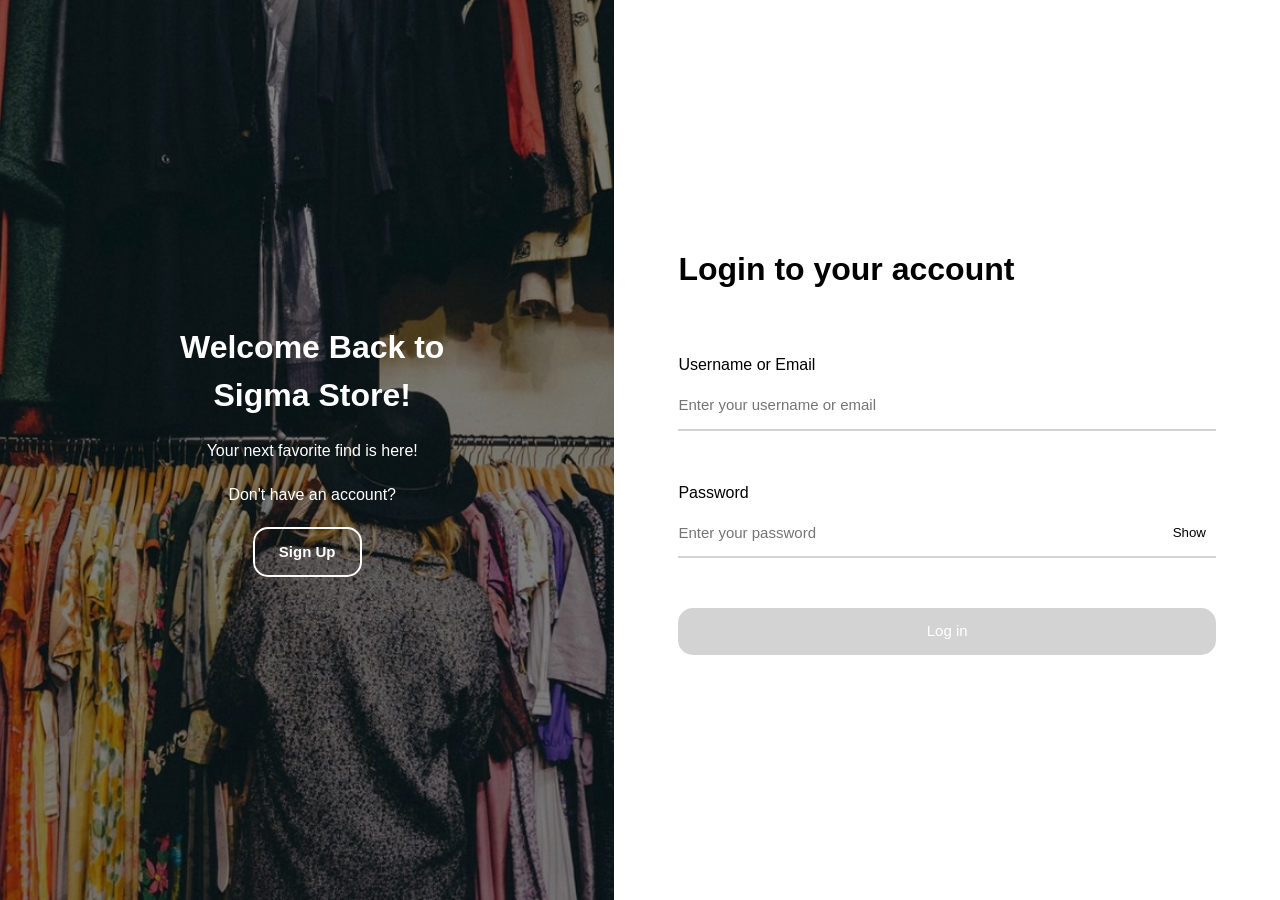
<file: portfolio/qiwen.html>
<!doctype html>
<html lang="en">
    <head>
        <meta charset="UTF-8" />
        <meta name="viewport" content="width=device-width, initial-scale=1.0" />
        <title>Jen Qi Wen</title>
        <link rel="stylesheet" href="../css/styles.css" />
        <link rel="stylesheet" href="../css/fonts.css" />
        <link rel="stylesheet" href="../css/utils.css" />
        <link rel="stylesheet" href="../css/portfolio-qw.css" />
        <link rel="stylesheet" href="../css/portfolio-qw-print.css" media="print" />
        <!--Theme Check-->
        <script src="../js/themePreloader.js"></script>
    </head>

    <body class="inner-page">
        <header>
            <!--Mobile Version-->
            <div class="mobile">
                <div class="main-compartment">
                    <a
                        href="../home.html"
                        class="store-name text-large text-bold text-accent"
                        >SigmaStore</a
                    >
                    <button
                        class="text-medium btn-theme"
                        aria-label="Toggle dark mode"
                    >
                        🌙
                    </button>
                    <!--Trigger Button on Mobile-->
                    <button
                        class="btn-header text-large text-bold"
                        aria-label="Open navigation menu"
                    >
                        ☰
                    </button>
                </div>

                <nav class="header-dropdown">
                    <ul class="text-large">
                        <li>
                            <a
                                class="text-bold underline-effect"
                                href="../products.html"
                                >Products</a
                            >
                        </li>
                        <li>
                            <a
                                class="text-bold underline-effect"
                                href="../review.html"
                                >Review</a
                            >
                        </li>
                        <li>
                            <a
                                class="text-bold underline-effect"
                                href="../about-us.html"
                                >About Us</a
                            >
                        </li>
                        <li>
                            <a
                                class="text-bold underline-effect js-sign-out inner-page"
                                >Sign Out</a
                            >
                        </li>
                    </ul>
                </nav>
            </div>

            <!--Tablet + Laptop-->
            <div class="non-mobile">
                <a href="../home.html" class="text-large text-bold text-accent"
                    >SigmaStore</a
                >
                <nav>
                    <ul class="text-medium">
                        <li>
                            <a class="underline-effect" href="../products.html"
                                >Products</a
                            >
                        </li>
                        <li>
                            <a class="underline-effect" href="../review.html"
                                >Review</a
                            >
                        </li>
                        <li>
                            <a class="underline-effect" href="../about-us.html"
                                >About Us</a
                            >
                        </li>
                    </ul>
                </nav>
                <div class="right">
                    <button
                        class="text-medium btn-theme"
                        aria-label="Toggle dark mode"
                    >
                        🌙
                    </button>
                    <a class="text-medium sign-out js-sign-out inner-page"
                        >Sign Out</a
                    >
                </div>
            </div>
        </header>
        <main class="container">

    <!-- Personal bio: profile picture, name, intro text, CV download -->
    <section class="personal-bio-container">
        <div class="profile">
            <div class="profile-name">
                <h1 class="text-bold">Jen</h1>
                <h1 class="text-bold">Qi</h1>
                <h1 class="text-bold">Wen</h1>
            </div>
            <div class="profile-picture">
                <img src="../assets/images/qw.jpg" class="qw-image" />
            </div>
        </div>

        <div class="personal-bio">
            <div class="bio">
                <h2 class="text-large">Greetings, it's me</h2>
                <h1 class="text-large text-semibold">Jen Qi Wen</h1>
                <h2 class="text-large">
                    And I am a
                    <span class="text-semibold"
                        >Computer Science Student</span
                    >
                </h2>
                <p class="text-medium">
                    Recently, I am learning HTML, CSS and JavaScript
                    which helping me in web development. While free, I
                    am diving into React as well. I really enjoy turning
                    idea into functional application!
                </p>
            </div>
            <div class="download-cv">
                <a
                    href="../assets/files/JenQiWen_Portfolio.pdf"
                    download="../assets/files/JenQiWen_Portfolio.pdf"
                >
                    <button class="download-cv-button btn-primary">
                        Download CV
                    </button>
                </a>
            </div>
        </div>
    </section>

    <!-- Education history: SPM, foundation, and degree -->
    <section class="education-level-container">
        <h1 class="text-bold">Education Level</h1>
        <div class="education-level">
            <div class="secondary">
                <h1>Certificate: SPM</h1>
                <h1>School: SMK Layang-Layang</h1>
                <h1>Resutls: 5A+ 3A 2A-</h1>
            </div>
            <div class="logo">
                <img
                    src="../assets/images/smk_layang-layang.jpg"
                    class="school-logo"
                />
            </div>
        </div>
        <div class="education-level">
            <div class="foundation">
                <h1>Programme: MUFY</h1>
                <h1>School: Sunway College JB</h1>
                <h1>Resutls: 91.50% / CGPA 4.00</h1>
            </div>
            <div class="logo">
                <img
                    src="../assets/images/sunway_college_jb_logo.jpg"
                    class="school-logo"
                />
            </div>
        </div>
        <div class="education-level">
            <div class="degree">
                <h1>Course: Bachelor Degree in Computer Science</h1>
                <h1>School: Sunway University</h1>
                <h1>Resutls: CGPA 3.94</h1>
            </div>
            <div class="logo">
                <img
                    src="../assets/images/sunway_university.png"
                    class="school-logo"
                />
            </div>
        </div>
    </section>

    <!-- Technical skills: coding languages/tools with proficiency bars -->
    <section class="technical-skills-container">
        <h1 class="text-bold">Technical Skills</h1>
        <div class="technical-skills">
            <div class="technical-skills-header">
                <img
                    src="../assets/icons/code-icon-img.png"
                    class="code-icon"
                />
                <p class="text-semibold coding-text">Coding Skills</p>
            </div>

            <div class="technical-skill">
                <div class="programming-language">
                    <img src="../assets/icons/python-icon.png" />
                    <div class="level-progress-section">
                        <p class="text-bold">Python</p>
                        <p class="text-semibold">88%</p>
                        <div class="level-progress-bar">
                            <div
                                class="level-progress-fill python"
                            ></div>
                        </div>
                    </div>
                </div>

                <div class="programming-language">
                    <img src="../assets/icons/javascript-icon.png" />
                    <div class="level-progress-section">
                        <p class="text-bold">JavaScript</p>
                        <p class="text-semibold">80%</p>
                        <div class="level-progress-bar">
                            <div
                                class="level-progress-fill javascript"
                            ></div>
                        </div>
                    </div>
                </div>

                <div class="programming-language">
                    <img src="../assets/icons/html-icon.png" />
                    <div class="level-progress-section">
                        <p class="text-bold">HTML</p>
                        <p class="text-semibold">75%</p>
                        <div class="level-progress-bar">
                            <div class="level-progress-fill html"></div>
                        </div>
                    </div>
                </div>

                <div class="programming-language">
                    <img src="../assets/icons/git-icon.png" />
                    <div class="level-progress-section">
                        <p class="text-bold">Git</p>
                        <p class="text-semibold">75%</p>
                        <div class="level-progress-bar">
                            <div class="level-progress-fill git"></div>
                        </div>
                    </div>
                </div>

                <div class="programming-language">
                    <img src="../assets/icons/css-icon.png" />
                    <div class="level-progress-section">
                        <p class="text-bold">CSS</p>
                        <p class="text-semibold">60%</p>
                        <div class="level-progress-bar">
                            <div class="level-progress-fill css"></div>
                        </div>
                    </div>
                </div>

                <div class="programming-language">
                    <img src="../assets/icons/react-icon.png" />
                    <div class="level-progress-section">
                        <p class="text-bold">ReactJs</p>
                        <p class="text-semibold">55%</p>
                        <div class="level-progress-bar">
                            <div
                                class="level-progress-fill react"
                            ></div>
                        </div>
                    </div>
                </div>

                <div class="programming-language">
                    <img src="../assets/icons/typescript-icon.png" />
                    <div class="level-progress-section">
                        <p class="text-bold">TypeScript</p>
                        <p class="text-semibold">50%</p>
                        <div class="level-progress-bar">
                            <div
                                class="level-progress-fill typescript"
                            ></div>
                        </div>
                    </div>
                </div>

                <div class="programming-language">
                    <img src="../assets/icons/java-icon.png" />
                    <div class="level-progress-section java">
                        <p class="text-bold">Java</p>
                        <p class="text-semibold">45%</p>
                        <div class="level-progress-bar">
                            <div class="level-progress-fill java"></div>
                        </div>
                    </div>
                </div>

                <div class="programming-language">
                    <img src="../assets/icons/cpp-icon.png" />
                    <div class="level-progress-section">
                        <p class="text-bold">C++</p>
                        <p class="text-semibold">30%</p>
                        <div class="level-progress-bar">
                            <div class="level-progress-fill cpp"></div>
                        </div>
                    </div>
                </div>
            </div>
        </div>
    </section>

    <!-- Featured projects: description, skills used, live link, screenshots -->
    <section class="featured-projects-container">
        <h1 class="text-bold">Featured Projects</h1>
        <div class="featured-project">
            <div class="project-description">
                <div class="text-semibold text-medium description">
                    Developed a responsive e-commerce web application
                    using React to simulate an online shopping
                    experience. The application allows users to browse
                    products, search product, and manage items in a
                    shopping cart through dynamic state management.
                </div>
                <div class="text-semibold text-medium skills">
                    Skills: HTML, CSS, JSX, TSX
                </div>
                <div class="link-to-project">
                    <a
                        href="http://ecommerce-project-react-env-1.eba-bmnvp4nk.ap-southeast-2.elasticbeanstalk.com/"
                    >
                        <button
                            class="btn-primary link-to-project-button"
                        >
                            Ecommerce Project
                        </button></a
                    >
                </div>
            </div>
            <div class="project-overview">
                <img
                    src="../assets/images/qw-project-home.png"
                    class="project-picture"
                />
                <img
                    src="../assets/images/qw-project-cart.png"
                    class="project-picture"
                />
            </div>
        </div>
    </section>

</main>
        <footer>
            <nav>
                <ul class="text-large">
                    <li>
                        <a class="underline-effect" href="../products.html"
                            >Products</a
                        >
                    </li>
                    <li>
                        <a class="underline-effect" href="../review.html"
                            >Review</a
                        >
                    </li>
                    <li>
                        <a class="underline-effect" href="../about-us.html"
                            >About Us</a
                        >
                    </li>
                </ul>
            </nav>
            <div class="company-tag">
                <!-- Main Text -->
                <div>
                    <a href="../home.html" class="text-large text-bold"
                        >SigmaStore</a
                    >
                    <h2 class="text-medium">
                        Bringing you the best products since 2020.
                    </h2>
                </div>

                <!-- Copyright -->
                <p class="text-small text-light">
                    <em>&copy; SigmaStore, 2026</em>
                </p>
            </div>
        </footer>
        <script src="../js/theme.js"></script>
        <script src="../js/auth.js"></script>
    </body>
</html>
</file>
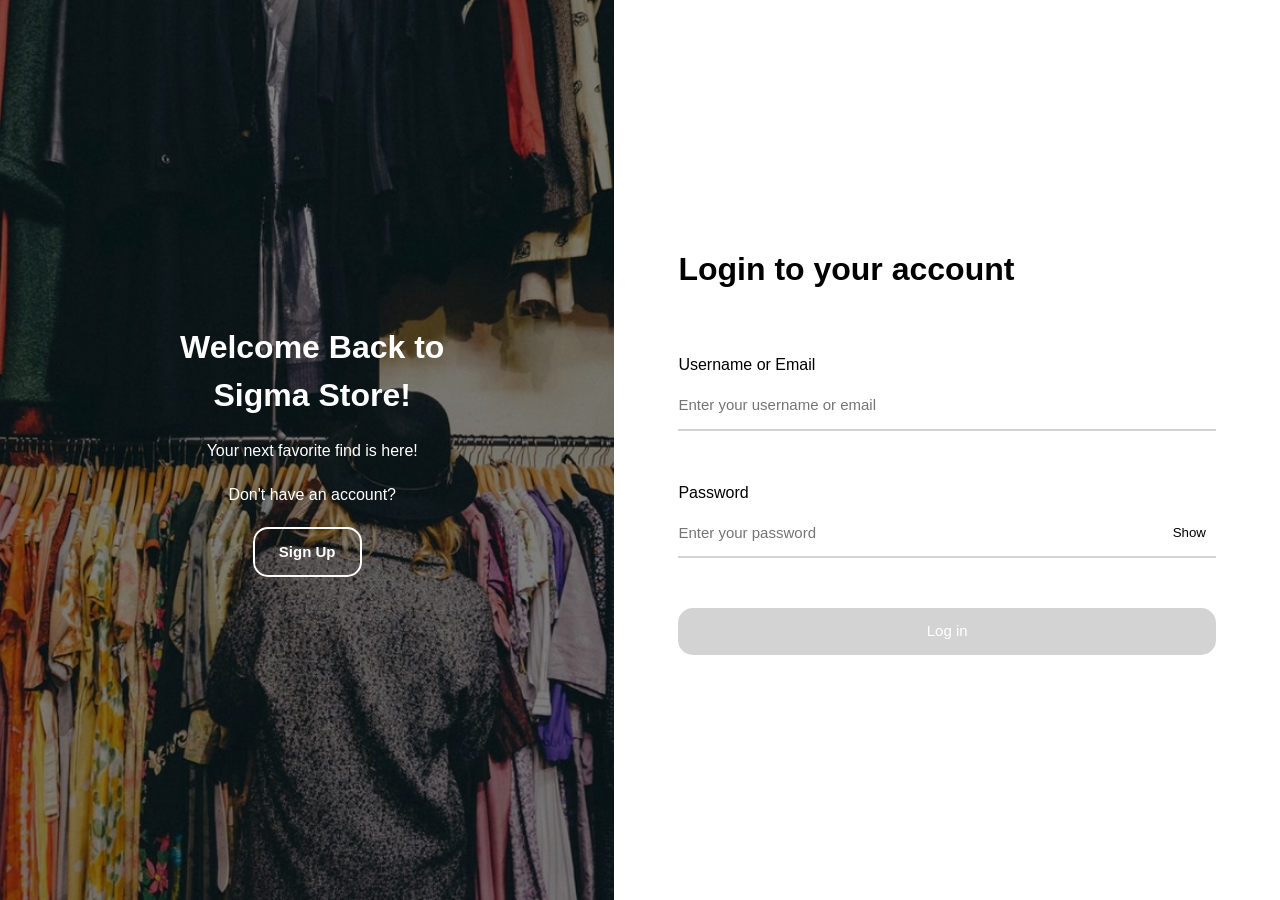
<file: portfolio/wenzhe.html>
<!doctype html>
<html lang="en">
    <head>
        <meta charset="UTF-8" />
        <meta name="viewport" content="width=device-width, initial-scale=1.0" />
        <title>Tan Wen Zhe</title>
        <link rel="stylesheet" href="../css/styles.css" />
        <link rel="stylesheet" href="../css/fonts.css" />
        <link rel="stylesheet" href="../css/utils.css" />
        <link rel="stylesheet" href="../css/portfolio-wz.css" />
        <link rel="stylesheet" href="../css/portfolio-wz-print.css" media="print"/>

        <!--Theme Check-->
        <script src="../js/themePreloader.js"></script>
    </head>
    <body class="inner-page">
        <header>
        <!--Mobile Version-->
        <div class="mobile">
            <div class="main-compartment">
                <a
                    href="../home.html"
                    class="store-name text-large text-bold text-accent"
                    >SigmaStore</a
                >
                <button class="text-medium btn-theme" aria-label="Toggle dark mode">🌙</button>
                <!--Trigger Button on Mobile-->
                <button class="btn-header text-large text-bold" aria-label="Open navigation menu">☰</button>
            </div>

            <nav class="header-dropdown">
                <ul class="text-large">
                    <li>
                        <a
                            class="text-bold underline-effect"
                            href="../products.html"
                            >Products</a
                        >
                    </li>
                    <li>
                        <a
                            class="text-bold underline-effect"
                            href="../review.html"
                            >Review</a
                        >
                    </li>
                    <li>
                        <a
                            class="text-bold underline-effect"
                            href="../about-us.html"
                            >About Us</a
                        >
                    </li>
                    <li>
                        <a
                            class="text-bold underline-effect js-sign-out inner-page"
                            >Sign Out</a
                        >
                    </li>
                </ul>
            </nav>
        </div>

        <!--Tablet + Laptop-->
        <div class="non-mobile">
            <a href="../home.html" class="text-large text-bold text-accent"
                >SigmaStore</a
            >
            <nav>
                <ul class="text-medium">
                    <li>
                        <a class="underline-effect" href="../products.html"
                            >Products</a
                        >
                    </li>
                    <li>
                        <a class="underline-effect" href="../review.html"
                            >Review</a
                        >
                    </li>
                    <li>
                        <a class="underline-effect" href="../about-us.html"
                            >About Us</a
                        >
                    </li>
                </ul>
            </nav>
            <div class="right">
            <button class="text-medium btn-theme" aria-label="Toggle dark mode">🌙</button>
                <a class="text-medium sign-out js-sign-out inner-page"
                    >Sign Out</a
                >
            </div>
        </div>
        </header>
        <main class="container">
            <section class="hero ">
                <figure class="portrait">
                    <img
                        alt="Professional Portrait of Wen Zhe"
                        src="../assets/images/wz.JPG"
                    />
                    <figcaption class="text-extra-large text-bold text-accent">
                        Tan Wen Zhe
                    </figcaption>
                </figure>
                <div class="description">
                    <h1 class="text-extra-large text-bold underline-effect">
                        Student Developer
                    </h1>
                    <p class="text-medium text-justify">
                        I'm Wen Zhe, a Computer Science student at Sunway
                        University. <br />
                        I enjoy reading, programming, watching films and the
                        occasional sports sessions. <br /><br />
                        I build across the full stack. React and Next.js on the
                        front, Python and Flask on the back, Flutter for mobile.
                        My skills are sharpened through hackathons, open source
                        contributions as well as freelance projects.
                    </p>
                     <a class="resume text-medium" target="_blank" download="../assets/files/TanWenZhe_Portfolio.pdf" href="../assets/files/TanWenZhe_Portfolio.pdf">Download CV</a>

                    <div class="links">
                        <a href="https://github.com/wz-Tan" target="_blank">
                            <img
                                alt="Github Link"
                                src="../assets/icons/github.png"
                            />
                        </a>
                        <a href="https://www.linkedin.com/in/wen-zhe-tan/" target="_blank">
                            <img
                                alt="LinkedIn Link"
                                src="../assets/icons/linkedin.png"
                            />
                        </a>
                        <a href="mailto:wztan.dev@gmail.com" target="_blank">
                            <img
                                alt="Email Link"
                                src="../assets/icons/gmail.webp"
                            />
                        </a>
                    </div>


                </div>
            </section>
            <section class="education">
                <h1 class="text-center text-extra-large text-bold underline-effect">
                    Education
                </h1>
                <div class="container-divisor">
                    <div class="education-container">
                        <h2 class="text-large text-bold">SMK USJ 12</h2>
                        <h3 class="text-medium">Sijil Pelajaran Malaysia</h3>
                        <p class="text-medium">8A+ 2A</p>
                    </div>
                    <div class="education-container">
                        <h2 class="text-large text-bold">Asia Pacific University</h2>
                        <h3 class="text-medium">Foundation in Computing and Technology</h3>
                        <p class="text-medium">CGPA 3.98</>
                    </div>
                    <div class="education-container">
                        <h2 class="text-large text-bold">Sunway University</h2>
                        <h3 class="text-medium">
                            Bachelor's of Science (Hons) in Computer Science
                        </h3>
                        <p class="text-medium">CGPA 4.00</p>
                    </div>
                </div>
            </section>
            <section class="technical">
                <h1 class="text-extra-large text-bold underline-effect">Technical Skills</h1>
                <div class="container-divisor">
                    <div class="technical-container">
                        <h1 class="text-large text-bold">Programming Languages</h1>
                        <div class="skill">
                            <div class="proficiency-tag">
                                <h2 class="text-medium">Typescript</h2>
                                <h2 class="text-medium">70%</h2>
                            </div>
                            <div class="progress">
                                <div id="typescript" class="progress-fill"></div>
                            </div>
                        </div>

                        <div class="skill">
                            <div class="proficiency-tag">
                                <h2 class="text-medium">Javascript</h2>
                                <h2 class="text-medium">80%</h2>
                            </div>

                            <div class="progress">
                                <div id="javascript" class="progress-fill"></div>
                            </div>
                        </div>

                        <div class="skill">
                            <div class="proficiency-tag">
                                <h2 class="text-medium">Kotlin</h2>
                                <h2 class="text-medium">60%</h2>
                            </div>
                            <div class="progress">
                                <div id="kotlin" class="progress-fill"></div>
                            </div>
                        </div>
                    </div>

                    <div class="technical-container">
                        <h1 class="text-large text-bold">Frameworks</h1>
                        <div class="skill">
                            <div class="proficiency-tag">
                                <h2 class="text-medium">React</h2>
                                <h2 class="text-medium">80%</h2>
                            </div>
                            <div class="progress">
                                <div id="react" class="progress-fill"></div>
                            </div>
                        </div>
                        <div class="skill">
                            <div class="proficiency-tag">
                                <h2 class="text-medium">TailwindCSS</h2>
                                <h2 class="text-medium">75%</h2>
                            </div>
                            <div class="progress">
                                <div id="tailwind" class="progress-fill"></div>
                            </div>
                        </div>
                        <div class="skill">
                            <div class="proficiency-tag">
                                <h2 class="text-medium">FastAPI</h2>
                                <h2 class="text-medium">70%</h2>
                            </div>
                            <div class="progress">
                                <div id="fastapi" class="progress-fill"></div>
                            </div>
                        </div>
                    </div>

                    <div class="technical-container">
                        <h1 class="text-large text-bold">Tools</h1>
                        <div class="skill">
                            <div class="proficiency-tag">
                                <h2 class="text-medium">GitHub</h2>
                                <h2 class="text-medium">90%</h2>
                            </div>
                            <div class="progress">
                                <div id="github" class="progress-fill"></div>
                            </div>
                        </div>
                        <div class="skill">
                            <div class="proficiency-tag">
                                <h2 class="text-medium">Docker</h2>
                                <h2 class="text-medium">50%</h2>
                            </div>
                            <div class="progress">
                                <div id="docker" class="progress-fill"></div>
                            </div>
                        </div>
                        <div class="skill">
                            <div class="proficiency-tag">
                                <h2 class="text-medium">Firebase</h2>
                                <h2 class="text-medium">70%</h2>
                            </div>
                            <div class="progress">
                                <div id="firebase" class="progress-fill"></div>
                            </div>
                        </div>
                    </div>

                    </div>

            </section>
            <section class="projects">
                <h1 class="text-extra-large text-bold underline-effect">Project Highlights</h1>
                <div class="container-divisor">
                    <div class="project-container">
                        <img class="project-img" src="../assets/images/LoCor_AI.jpg"/>
                        <div class="description text-start">
                            <h2 class="text-large text-bold">LoCor_AI &nbsp; (17th Place - UMHackathon 2026)</h2>
                            <h3 class="text-medium">Combining Z.AI with RAG systems and webscraping capabilities, this is a full-stack project built to compare market trends and pricings on E-Commerce products. Implemented with ChromaDB, Redis, SQLite and NextJS.</h3>
                            <div class="links">
                                <a href="https://github.com/wz-Tan/LoCor_AI" target="_blank">
                                    <img alt="Github Link for LoCor AI" src="../assets/icons/github.png"/>
                                </a>
                            </div>
                        </div>

                    </div>

                    <div class="project-container">
                        <img class="project-img" src="../assets/images/OmniTools.jpg"/>
                        <div class="description text-start">
                            <h2 class="text-large text-bold">Omni-Tools (Open Source Contribution)</h2>
                            <h3 class="text-medium">Using the i8n library with Typescript, I have written some tools for this open-source project such as a Convert Unix to Time tool as well as a tool to extract images from a PDF.</h3>
                            <div class="links">
                                <a href="https://github.com/iib0011/omni-tools" target="_blank">
                                    <img alt="Github Link for OmniTools Project" src="../assets/icons/github.png"/>
                                </a>
                            </div>
                        </div>

                    </div>

                    <div class="project-container">
                        <img class="project-img" src="../assets/images/SuiRankUp.png"/>
                        <div class="description text-start">
                            <h2 class="text-large text-bold">SuiRankUp &nbsp; (DevMatch 2025)</h2>
                            <h3 class="text-medium">An NFT marketplace built on the Sui blockchain ecosystem, connected to the Slush wallet API, developed with Next.js and deployed on Vercel.</h3>
                            <div class="links">
                                <a href="https://github.com/wz-Tan/devmatch2_Ch1llGuys" target="_blank">
                                    <img alt="Github Link for SuiRankUp Project" src="../assets/icons/github.png"/>
                                </a>
                            </div>
                        </div>

                    </div>
                </div>
            </section>

        </main>
       <footer>
            <nav>
                <ul class="text-large">
                    <li>
                        <a class="underline-effect" href="../products.html"
                            >Products</a
                        >
                    </li>
                    <li>
                        <a class="underline-effect" href="../review.html"
                            >Review</a
                        >
                    </li>
                    <li>
                        <a class="underline-effect" href="../about-us.html"
                            >About Us</a
                        >
                    </li>
                </ul>
            </nav>
            <div class="company-tag">
                <!-- Main Text -->
                <div>
                    <a href="../home.html" class="text-large text-bold"
                        >SigmaStore</a
                    >
                    <h2 class="text-medium">
                        Bringing you the best products since 2020.
                    </h2>
                </div>

                <!-- Copyright -->
                <p class="text-small text-light">
                    <em>&copy; SigmaStore, 2026</em>
                </p>
            </div>
        </footer>
        <script src="../js/theme.js"></script>
        <script src="../js/auth.js"></script>
    </body>
</html>
</file>
<file: css/fonts.css>
/* File For Font Related Styles*/
/* Font Style */
* {
    font-family: Helvetica, Arial, sans-serif;
    text-decoration: none;
    font-weight: normal;
    line-height: 1.5;
    color: var(--color-text);
}

a {
    color: var(--color-text);
}

/* Font Color */
.text-accent {
    color: var(--color-accent);
}

/* Font Sizes (Default is Mobile) */
.text-extra-large {
    font-size: 20px;
}
.text-large {
    font-size: 18px;
}
.text-medium {
    font-size: 14px;
}
.text-small {
    font-size: 12px;
}

/* Font Weights */
.text-bold {
    font-weight: 800;
}

.text-semibold {
    font-weight: 600;
}

.text-light {
    font-weight: 300;
}

/* Positioning */
.text-center {
    text-align: center;
}

.text-justify {
    text-align: justify;
}

.text-start {
    text-align: start;
}

.text-end {
    text-align: end;
}

/* Tablet */
@media (min-width: 768px) {
    .text-extra-large {
        font-size: 32px;
    }
    .text-large {
        font-size: 26px;
    }
    .text-medium {
        font-size: 20px;
    }
    .text-small {
        font-size: 14px;
    }
}

/* Laptop */
@media (min-width: 1024px) {
    .text-extra-large {
        font-size: 40px;
    }
    .text-large {
        font-size: 32px;
    }
    .text-medium {
        font-size: 24px;
    }
    .text-small {
        font-size: 16px;
    }
}
</file>
<file: css/styles.css>
/*Padding - 8 px*/
/*Rounding - 15px*/

/* Removing Defaults*/
* {
    box-sizing: border-box;
    list-style: none;
    padding: 0px;
    margin: 0px;
}

/* Accent Color - For Highlighting Texts or Special Context */
/* RGB values for opacity related operations */
:root {
    --color-text: #000000;
    --color-background: #f3f3f3;
    --color-accent: #2563eb;
    --color-text-rgb: 0, 0, 0;
    --color-background-rgb: 243, 243, 243;
    --color-accent-rgb: 37, 99, 235;
    --color-ui-bg: #ffffff;
    --color-ui-border: #cccccc;
    --color-star: #555555;
    --color-button: #f5f5f5;
}

/*Dark Mode*/
.dark {
    --color-text: #d1d1d1;
    --color-background: #1e1e1e;
    --color-text-rgb: 209, 209, 209;
    --color-background-rgb: 30, 30, 30;
    --color-ui-bg: #2d2d2d;
    --color-ui-border: #444444;
    --color-star: #999999;
    --color-button: #d1d1d1;
}

/* Class for Transitions - Use JS to load so first run doesnt happen*/
.transition-allowed * {
    transition:
        background-color 0.3s ease,
        color 0.3s ease;
}

/* Body - Background Color */
body {
    background-color: var(--color-background);
}

/* Header */
header {
    width: 100%;
    height: fit-content;
    position: sticky;
    top: 0px;
    z-index: 100;
}

header .mobile {
    display: block;
}

header .non-mobile {
    display: none;
}

header .mobile .main-compartment {
    background-color: var(--color-background);
    position: relative;
    z-index: 100;
    width: 100%;
    padding: 10px;
    display: grid;
    grid-template-columns: repeat(3, 1fr);
    justify-content: space-between;
    align-items: center;
    box-shadow: 0 4px 10px rgba(var(--color-accent-rgb), 0.5);
}

/* Theme Switch Button */
header .mobile .btn-theme {
    width: fit-content;
    height: fit-content;
    padding: 5px 15px;
    border-radius: 30px;
    background-color: var(--color-text);
    margin: 0 auto;
    transition: opacity 0.1s ease-in-out;
}

/* Trigger Button */
header .mobile .btn-header {
    width: fit-content;
    height: fit-content;
    padding: 5px 10px;
    border-radius: 15px;
    margin-left: auto;
    border: 1px solid var(--color-text);
    background-color: var(--color-background);
    color: var(--color-text);
}

/* Dropdown */
header .mobile .header-dropdown {
    display: none;
}

header .mobile .header-dropdown.active {
    display: block;
    position: absolute;
    width: 100%;
    z-index: 5;
    animation: nav-dropdown 0.2s linear;
}

header .mobile .header-dropdown ul {
    padding: 20px;
    width: 100%;
    background-color: var(--color-background);
    gap: 10px;
    display: flex;
    flex-direction: column;
    align-items: center;
    border-radius: 0 0 15px 15px;
    box-shadow: 0 4px 10px rgba(var(--color-accent-rgb), 0.5);
}

header .mobile .header-dropdown ul li {
    padding: 5px;
}

@keyframes nav-dropdown {
    0% {
        transform: translateY(-100%);
    }

    100% {
        transform: translateY(0);
    }
}

/* Footer */
footer {
    width: 100%;
    margin-top: auto;
    padding: 30px;
    display: flex;
    flex-direction: column;
    box-shadow: 0 -4px 10px rgba(var(--color-accent-rgb), 0.5);
    background-color: var(--color-accent);
}

footer .company-tag {
    display: flex;
    flex-direction: column;
    margin-top: 10px;
}

footer nav li {
    margin: 5px 0;
    position: relative;
}

/* Footer Behaviour */
footer,
footer a,
footer h1,
footer h2,
footer p,
footer em {
    color: var(--color-text);
}

/* Media Query */
@media (min-width: 768px) {
    /*Header*/

    header .mobile {
        display: none;
    }

    header .non-mobile {
        display: block;
    }

    header .non-mobile {
        width: 100%;
        background-color: var(--color-background);
        padding: 15px 30px;
        display: flex;
        align-items: center;
        justify-content: space-between;
        box-shadow: 0 4px 10px rgba(var(--color-accent-rgb), 0.5);
        position: sticky;
        top: 0;
        z-index: 100;
    }

    header .non-mobile nav li {
        display: inline;
        margin: 0px 12px;
        position: relative;
    }

    header .non-mobile .right {
        display: flex;
        gap: 24px;
        align-items: center;
    }

    /* Theme Switch Button */
    header .non-mobile .right .btn-theme {
        padding: 5px 15px;
        border-radius: 30px;
        background-color: var(--color-text);
        transition: opacity 0.1s ease-in-out;
    }

    header .non-mobile .right .btn-theme:hover {
        opacity: 0.75;
        cursor: pointer;
    }

    /* Sign Out Effect */
    header .non-mobile .sign-out {
        opacity: 1;
        transition: opacity 0.1s ease-in;
    }

    header .non-mobile .sign-out:hover {
        cursor: pointer;
        opacity: 0.5;
    }

    /* Footer */
    footer {
        flex-direction: row-reverse;
        padding: 50px;
    }

    footer nav {
        flex: 1;
    }

    footer nav li {
        margin: 10px 0;
    }

    footer .company-tag {
        flex: 3;
        justify-content: space-between;
        margin-top: 0;
    }

    footer .underline-effect:after {
        background-color: var(--color-text);
    }
}

@media print {
    header,
    footer {
        display: none;
    }

    /* Font Sizes */
    .text-extra-large {
        font-size: 24px;
    }

    .text-large {
        font-size: 18px;
    }

    .text-medium {
        font-size: 14px;
    }

    .text-small {
        font-size: 12px;
    }
}
</file>
<file: css/utils.css>
/* This File For Specific Elements - Non Native Classes and IDs */

/* Wrap this for all content aside for header and footer */
.container {
    padding: 20px 40px;
    min-height: 100vh;
    width: 100%;
}

/* Underline Effect */
.underline-effect {
    position: relative;
    width: fit-content;
}

.underline-effect::after {
    content: "";
    position: absolute;
    bottom: 0;
    left: 0;
    width: 0;
    height: 3px;
    background-color: var(--color-accent);
    transition: width 0.3s ease;
}

@media (min-width: 1024px) {
    .underline-effect:hover::after {
        width: 100%;
    }
}

/* animations */
@keyframes fadeInUp {
    from {
        opacity: 0;
        transform: translateY(30px);
    }
    to {
        opacity: 1;
        transform: translateY(0);
    }
}

@keyframes fadeInLeft {
    from {
        opacity: 0;
        transform: translateX(-30px);
    }
    to {
        opacity: 1;
        transform: translateX(0);
    }
}

@keyframes fadeInRight {
    from {
        opacity: 0;
        transform: translateX(30px);
    }
    to {
        opacity: 1;
        transform: translateX(0);
    }
}

@keyframes scaleIn {
    from {
        opacity: 0;
        transform: scale(0.9);
    }
    to {
        opacity: 1;
        transform: scale(1);
    }
}

@keyframes slide-right {
    from {
        margin-left: -100%;
    }
    to {
        margin-left: 0%;
    }
}

@keyframes slideInBar {
    from {
        width: 0;
    }
}

@keyframes fadeInLeftRotated {
    from {
        opacity: 0;
        transform: translateX(-30px) rotate(180deg);
    }
    to {
        opacity: 1;
        transform: translateX(0) rotate(180deg);
    }
}
</file>
<file: css/login.css>
.btn-primary {
  font-size: 15px;
  padding: 12px 24px;
  border-radius: 15px;
  cursor: pointer;
  transition: 0.3s ease;
}

.fullscreen-container {
  width: 100%;
  min-height: 100vh;
}

/* left part */

.registration-flexbox {
  display: flex;
  justify-content: center;
  align-items: center;
}

.registration-card {
  width: 100%;
  display: flex;
  flex-direction: column;
  background: white;
  box-shadow: 0 5px 20px rgba(0, 0, 0, 0.15);
}

.welcome-side {
  display: flex;
  flex-direction: column;
  flex: 2;
  padding: 10%;
  background-color: var(--color-accent);
  justify-content: center;
  align-items: center;
  text-align: center;
  background-image:
    linear-gradient(rgba(0, 0, 0, 0.5),
      rgba(0, 0, 0, 0.5)),
    url("../assets/images/background.jpg");
  background-size: cover;
  background-position: center;
}

.welcome-side h2,
.welcome-side p {
  margin-bottom: 20px;
  margin-left: 10px;
  color: white;
}

.sign-in-button {
  background-color: transparent;
  color: white;
  border: 2px solid white;
}

.sign-in-button:hover {
  background-color: var(--color-accent);
  border-color: var(--color-accent);
  color: white;
}


/* right part */

.login-side {
  flex: 3;
  padding: 5%;
}

.login-fail-message {
  display: none;
}

.login-fail-message.show {
  display: flex;
  color: rgb(128, 7, 7);
  background-color: rgb(236, 178, 178);
  margin-bottom: 50px;
  padding: 20px;
}

.login-fail-message button {
  margin-left: auto;
  border: none;
  background-color: transparent;
  color: rgb(128, 7, 7);
  cursor: pointer;
  font-size: 17px;
}


.home button {
  border: none;
  border-radius: 5px;
  font-size: 20px;
  padding: 7px 12px;
  margin-bottom: 50px;
}

.home button:hover {
  background-color: lightgray;
}

.home span {
  font-size: 12px;
}


.login-side h2 {
  margin-bottom: 50px;
}

.userinfo {
  display: flex;
  flex-direction: column;
  gap: 20px;
  margin-top: 10px;
}

.password-container {
  position: relative;
}

.password-container input {
  padding-right: 60px;
}

.show-password-button {
  position: absolute;
  right: 10px;
  top: 60%;
  transform: translateY(-50%);

  border: none;
  background: transparent;
  cursor: pointer;
}

.input-group {
  margin-bottom: 20px;
  animation: fadeIn 0.3s ease;
}

@keyframes fadeIn {
  from {
    opacity: 0;
    transform: translateX(30px);
  }

  to {
    opacity: 1;
    transform: translateX(0);
  }
}

.input-group label {
  display: block;
  margin-bottom: 5px;
}

.input-group input {
  font-size: 15px;
  width: 100%;
  padding-top: 12px;
  padding-bottom: 12px;
  margin-bottom: 10px;
  border: none;
  border-bottom: 2px solid lightgrey;
  transition: background-color 0.3s ease, transform 0.2s ease;
}

.input-group input:hover {
  border-color: var(--color-accent);
}

.input-group input:focus {
  outline: none;
  border-color: var(--color-accent);
}

.login-button {
  background-color: var(--color-accent);
  color: white;
  border: none;
}

.login-button:disabled {
  background-color: lightgray;
  cursor: not-allowed;
}

.index.login-button:hover {
  opacity: 0.8;
}


/* responsive */
@media (min-width: 900px) {
  .welcome-side {
    flex-direction: column;
    position: relative;
  }

  .registration-card {
    height: 100vh;
    flex-direction: row;
  }

  .login-side {
    display: flex;
    flex-direction: column;
    padding: 5%;
    justify-content: center;
  }

}
</file>
<file: css/about-us.css>
/* About us Page */
.about-container {
    max-width: 1200px;
    margin: 0 auto;
    padding: 20px 16px;
    background-color: var(--color-background);
}

.about-container > h1 {
    text-align: center;
    margin-bottom: 30px;
    padding-bottom: 10px;
    border-bottom: 3px solid var(--color-accent);
    animation: fadeInUp 0.6s ease-out;
}

.about-container section {
    margin-bottom: 24px;
    line-height: 1.8;
}

/* Story / Mission / Vision cards — excludes the Our Team section below */
.about-container section:not(:last-of-type) {
    background-color: var(--color-ui-bg);
    border: 2px solid var(--color-accent);
    border-radius: 10px;
    overflow: hidden;
    transition: box-shadow 0.2s ease;
}

.about-container section:not(:last-of-type):hover {
    box-shadow: 0 4px 20px rgba(var(--color-accent-rgb), 0.35);
}

.about-container section:last-of-type {
    margin-bottom: 40px;
}

.about-container section h2 {
    padding: 14px;
    display: block;
    width: 100%;
    text-align: center;
    animation: fadeInLeft 0.6s ease-out;
}

.about-container section:not(:last-of-type) h2 {
    margin-bottom: 0;
    color: var(--color-accent);
    background-color: rgba(var(--color-accent-rgb), 0.1);
    border-bottom: 2px solid var(--color-accent);
}

/* Our Team heading keeps its original standalone box, now colour-matched to Our Story */
.about-container section:last-of-type h2 {
    margin-bottom: 12px;
    color: var(--color-accent);
    background-color: rgba(var(--color-accent-rgb), 0.1);
    border-radius: 10px;
    border: 2px solid var(--color-accent);
}

.about-container section p {
    color: var(--color-text);
    word-spacing: 0.05em;
    padding: 16px;
    text-align: center;
    animation: fadeInUp 0.6s ease-out 0.15s both;
}

/* Team Section */
.team-grid {
    display: flex;
    flex-direction: column;
    gap: 20px;
    margin-top: 20px;
}

.team-member {
    background-color: var(--color-ui-bg);
    border-radius: 12px;
    padding: 20px 24px;
    box-shadow: 0 2px 8px rgba(0, 0, 0, 0.1);
    transition: box-shadow 0.2s ease;
    display: flex;
    flex-direction: row;
    align-items: center;
    gap: 24px;
    animation: fadeInUp 0.6s;
}

.team-grid .team-member:nth-child(1) { animation-delay: 0.1s; }
.team-grid .team-member:nth-child(2) { animation-delay: 0.2s; }
.team-grid .team-member:nth-child(3) { animation-delay: 0.3s; }
.team-grid .team-member:nth-child(4) { animation-delay: 0.4s; }
.team-grid .team-member:nth-child(5) { animation-delay: 0.5s; }
.team-grid .team-member:nth-child(6) { animation-delay: 0.6s; }

.team-member {
    transition: box-shadow 0.2s ease, transform 0.2s ease;
}

.team-member:hover {
    box-shadow: 0 4px 20px rgba(var(--color-accent-rgb), 0.4);
    transform: scale(1.02);
    cursor: pointer;
}

.team-photo-wrap {
    flex-shrink: 0;
    width: 100px;
    height: 100px;
    border-radius: 50%;
    overflow: hidden;
    border: 2px solid var(--color-accent);
    animation: scaleIn 0.5s ease-out both;
}

.team-photo-wrap img {
    width: 100%;
    height: 100%;
    object-fit: cover;
    display: block;
}

.team-info {
    flex: 1;
}

.team-member {
    text-decoration: none;
    color: var(--color-accent);
}

.team-member h3 {
    margin-bottom: 4px;
    color: var(--color-accent);
}

.team-role {
    display: inline-block;
    background-color: var(--color-accent);
    color: white;
    padding: 2px 12px;
    border-radius: 8px;
    margin-bottom: 10px;
    font-size: 0.8em;
}

.team-contributions {
    margin: 0;
    padding-left: 18px;
    color: var(--color-text);
    line-height: 1.8;
}

.student-id {
    font-size: 10px;
    font-weight: 300;
    color: #999;
    margin-left: 8px;
}

/* Tablet */
@media (min-width: 768px) {
    .about-container {
        padding: 30px 24px;
    }

    .about-container > h1 {
        margin-bottom: 40px;
    }

    .about-container section {
        margin-bottom: 32px;
    }

    .about-container section:not(:last-of-type) {
        border-radius: 12px;
    }

    .about-container section:last-of-type {
        margin-bottom: 50px;
    }

    .about-container section h2 {
        padding: 18px;
    }

    .about-container section:last-of-type h2 {
        border-radius: 12px;
    }

    .about-container section p {
        padding: 20px;
    }

    .team-grid {
        gap: 24px;
        margin-top: 24px;
    }

    .team-member {
        padding: 22px 28px;
        border-radius: 15px;
    }

    .team-photo-wrap {
        width: 120px;
        height: 120px;
    }

    .student-id {
        font-size: 11px;
    }
}

/* Desktop */
@media (min-width: 1024px) {
    .about-container {
        padding: 40px 30px;
    }

    .about-container > h1 {
        margin-bottom: 50px;
    }

    .about-container section {
        margin-bottom: 40px;
    }

    .about-container section:not(:last-of-type) {
        border-radius: 15px;
    }

    .about-container section:last-of-type {
        margin-bottom: 60px;
    }

    .about-container section h2 {
        padding: 20px;
    }

    .about-container section:last-of-type h2 {
        border-radius: 15px;
    }

    .about-container section p {
        padding: 24px;
    }

    .team-grid {
        gap: 28px;
        margin-top: 30px;
    }

    .team-member {
        padding: 24px 32px;
        gap: 32px;
    }

    .team-photo-wrap {
        width: 140px;
        height: 140px;
    }

    .student-id {
        font-size: 12px;
    }
}
</file>
<file: css/products.css>
/* Products Page Grid */
.products .product-grid {
    display: flex;
    flex-direction: column;
}

.products #title {
    margin-bottom: 5px;
    animation: fadeInUp 0.5s;
}

/* Query Selections */
.products .radio-div {
    display: flex;
    flex-direction: row;
    justify-content: space-between;
    margin-bottom: 20px;
}

.products .items-filter h2 {
    margin-top: 15px;
}

.products .items-filter #item-query {
    color: var(--color-text);
    padding: 5px 10px;
    border-radius: 5px;
    border: 0.5px var(--color-accent) solid;
    background-color: var(--color-background);
    animation: scaleIn 0.7s;
}

/* Grid for Items */
.products .items-grid {
    display: grid;
    grid-template-columns: repeat(2, 1fr);
    grid-auto-rows: 1fr;
    gap: 10px;
    min-width: 0;
}

.products .item {
    height: 100%;
    width: 100%;
    border-radius: 15px;
    display: flex;
    flex-direction: column;
    padding: 15px 10px;
    transition: box-shadow 0.2s ease;
    min-width: 0;
    border: 1px solid var(--color-accent);
    animation: fadeInUp 0.7s;
}

.products .item:hover {
    box-shadow: 0 4px 20px var(--color-accent);
}

.products .item img {
    width: 100%;
    aspect-ratio: 1/1;
    object-fit: cover;
}

.products .item .product-name {
    margin-top: 10px;
}

.products .item .product-description {
    opacity: 0.6;
}

.products .item .product-price {
    margin-top: auto;
    text-align: right;
}

.products .item h1,
.products .item h2,
.products .item p {
    line-height: 1.4;
    animation: fadeInUp 1s ease;
}

.products .items-filter {
    display: flex;
    flex-direction: column;
    accent-color: var(--color-accent);
    min-width: 0;
}

@media (min-width: 768px) {
    .products .product-grid {
        display: grid;
        padding: 20px 0;
        grid-template-columns: 8fr 2fr;
        gap: 30px;
    }

    .products .items-filter {
        order: 1;
    }

    .products #title {
        margin-top: 20px;
    }

    .products .radio-div {
        flex-direction: column;
    }

    /* Grid for Items */
    .products .items-grid {
        display: grid;
        grid-template-columns: repeat(3, 1fr);
        gap: 15px;
        min-width: 0;
    }
}
</file>
<file: css/registration.css>
.btn-primary {
  font-size: 15px;
  padding: 12px 24px;
  border-radius: 15px;
  cursor: pointer;
  transition: 0.3s ease;
}

.fullscreen-container {
  width: 100%;
  min-height: 100vh;
}


.registration .registration-flexbox {
  display: flex;
  min-height: 100vh;
  justify-content: center;
}

.registration .registration-card {
  width: 100%;
  min-height: 100vh;
  display: flex;
  flex-direction: column;
  background: white;
  overflow: hidden;
  box-shadow: 0 5px 20px rgba(0, 0, 0, 0.15);
}

.registration .login-side {
  flex: 2;
  display: flex;
  flex-direction: column;
  padding: 10%;
  background-color: var(--color-accent);
  justify-content: center;
  align-items: center;
  text-align: center;
  background-image:
    linear-gradient(rgba(0, 0, 0, 0.5),
      rgba(0, 0, 0, 0.5)),
    url("../assets/images/background.jpg");

  background-size: cover;
  background-position: center;
}

.registration .login-side h2,
.registration .login-side p {
  margin-bottom: 20px;
  margin-left: 10px;
  color: white;
}

.registration .login-button {
  background-color: transparent;
  color: white;
  border: 2px solid white;
}

.registration .login-button:hover {
  background-color: white;
  color: var(--color-accent);
}

.create-side {
  flex: 3;
  padding: 5%;
  display: flex;
  flex-direction: column;
  justify-content: center;
}


.home button {
  border: none;
  border-radius: 5px;
  font-size: 20px;
  padding: 7px 12px;
  margin-bottom: 50px;
}

.home button:hover {
  background-color: lightgray;
}

.home span {
  font-size: 12px;
}

.create-side h2 {
  margin-bottom: 50px;
}


.progress-bar {
  display: flex;
  justify-content: space-between;
  margin-bottom: 50px;
  position: relative;
}

.progress-bar::before {
  content: "";
  position: absolute;
  top: 15px;
  left: 0;
  width: 100%;
  height: 4px;
  background: #ddd;
  z-index: 1;
}

.progress-fill {
  position: absolute;
  top: 15px;
  left: 0;
  width: 0%;
  height: 4px;
  background: lightgreen;
  z-index: 1;
  transition: width 0.5s ease-in-out;
}

.steps {
  position: relative;
  z-index: 2;
  text-align: center;
  background: white;
  width: 80px;
}

.steps-circle {
  width: 30px;
  height: 30px;
  margin: 0 auto 8px;
  border-radius: 50%;
  background: #ddd;
  display: flex;
  align-items: center;
  justify-content: center;
}

.active .steps-circle {
  background: var(--color-accent);
  color: white;
}

.done .steps-circle {
  background-color: lightgreen;
}


.userinfo {
  display: flex;
  flex-direction: column;
  gap: 20px;
  margin-top: 10px;
}


.input-group {
  margin-bottom: 20px;
}


.password-container {
  position: relative;
}


.password-container input {
  padding-right: 60px;
}

.show-confirm-password-button,
.show-password-button {
  position: absolute;
  right: 10px;
  top: 40%;
  transform: translateY(-50%);

  border: none;
  background: transparent;
  cursor: pointer;
}


.user-step {
  display: none;
}

.user-step.active {
  display: block;
  animation: fadeIn 0.4s ease;
}

@keyframes fadeIn {
  from {
    opacity: 0;
    transform: translateX(30px);
  }

  to {
    opacity: 1;
    transform: translateX(0);
  }
}


.input-group label {
  display: block;
  margin-bottom: 5px;
}

.input-group input {
  font-size: 15px;
  width: 100%;
  padding-top: 12px;
  padding-bottom: 12px;
  margin-bottom: 10px;
  border: none;
  border-bottom: 2px solid lightgrey;
  transition: background-color 0.3s ease, transform 0.2s ease;
}

.input-group input:hover {
  border-color: var(--color-accent);
}

.input-group input:focus {
  outline: none;
  border-color: var(--color-accent);
}



.hide {
  display: none;
}

.previous-button,
.next-button {
  background-color: var(--color-accent);
  color: white;
  border: none;
}

.previous-button:hover,
.next-button:hover {
  opacity: 0.8;
}

.next-button:disabled {
  background-color: lightgray;
  cursor: not-allowed;
}

.validation,
.repeated-message {
  font-size: 12px;
  padding-bottom: 40px;
}

.repeated-message {
  color: red;
}

.repeated-message .hide {
  display: none;
}

.create-account-message {
  padding: 60px 20px;
}



@media (min-width: 900px) {
  .registration .registration-card {
    flex-direction: row;
  }
}
</file>
<file: css/review.css>
/*Moblie */

.review-grid {
    display: grid;
    grid-template-columns: 1fr;
    gap: 40px;
    margin: 20px auto;
    padding: 10 15px;
}

.review-form {
    display: flex;
    flex-direction: column;
    gap: 15px;
}

.input-group {
    display: flex;
    flex-direction: column;
    gap: 5px;
    position: relative;
    animation: fadeInLeft 0.5s;
}

#char-count {
    text-align: right;
    margin-top: 5px;
    color: var(--color-text);
    opacity: 0.6;
    transition: color 0.2s ease;
}

#char-count.limit-reached {
    color: #ef4444;
    opacity: 1;
    font-weight: bold;
}

.input-box,
.ratings-wrapper {
    padding: 12px;
    border-radius: 15px;
    width: 100%;
    background-color: var(--color-ui-bg);
    border: 1px solid var(--color-ui-border);
    animation: fadeInLeft 0.8s;
}

/* Product Preview Image on Mobile */
#product-image {
    width: 100%;
    max-width: 300px;
    height: auto;
    aspect-ratio: 1/1;
    object-fit: cover;
    border-radius: 15px;
    border: 1px solid var(--color-ui-border);
    margin: 10px auto;
    display: none;
}

/* Custom Dropdown on Mobile */
.dropdown-container { position: relative; width: 100%; }
.dropdown-menu {
    position: absolute;
    top: 105%;
    left: 0;
    width: 100%;
    z-index: 10;
    display: none;
    max-height: 200px;
    overflow-y: auto;
    border-radius: 15px;
    padding: 10px;
    background-color: var(--color-ui-bg);
    color: var(--color-text);
    border: 1px solid var(--color-ui-border);
}

.dropdown-item {
    padding: 10px;
    cursor: pointer;
    color: var(--color-text);
}

/* Review Cards on Mobile */
#reviews-list {
    display: flex;
    flex-direction: column;
    gap: 20px;
    margin-top: 20px;
}

.review-card {
    border-radius: 15px;
    padding: 15px;
    background-color: var(--color-ui-bg);
    border: 1px solid var(--color-ui-border);
    animation: fadeInRight 0.5s;
}

.review-card-header {
    display: flex;
    gap: 15px;
    align-items: center;
    margin-bottom: 10px;
    animation: scaleIn 0.8s;
}

.review-item-img {
    width: 70px;
    height: 70px;
    object-fit: cover;
    border-radius: 10px;
    flex-shrink: 0;
}

/* Stars on Mobile */
.ratings {
    display: flex;
    flex-direction: row-reverse;
    justify-content: center;
}

.ratings span {
    color: var(--color-star);
    font-size: 32px;
    cursor: pointer;
    transition: color 0.2s, transform 0.2s;
}


.ratings span:hover, .ratings span:hover ~ span,
.ratings span[data-clicked], .ratings span[data-clicked] ~ span {
    color: orange;
}

.review-card-star { color: orange; font-size: 1.1rem; }
.review-card-user { color: var(--color-text); opacity: 0.7; margin-bottom: 8px; display: block; }
.review-card-text { line-height: 1.6; color: var(--color-text); }

.review-grid button {
    padding: 12px;
    border-radius: 15px;
    border: none;
    background-color: var(--color-accent);
    color: var(--color-button);
    cursor: pointer;
    animation: scaleIn 0.7s;

}

/*Tablet*/
@media (min-width: 768px) {
    .review-grid {
        padding: 10 50px;
    }

    .ratings {
        justify-content: flex-end;
    }
}

/*Desktop */
@media (min-width: 1024px) {

    .review-grid {
        grid-template-columns: 1fr 1fr;
        gap: 100px;
        margin: 20px auto 40px auto;
        max-width: 1200px;
        padding: 10;
    }

    .input-box,
    .ratings-wrapper {
        padding: 8px;
    }

    .dropdown-menu {
        top: 105%;
    }

    .dropdown-item {
        padding: 2px;
        transition: background-color 0.2 ease, color 0.2 ease;
    }

    .dropdown-item:hover {
        background-color: var(--color-accent);
        color: white;
    }

    #reviews-list {
        margin-top: 20px;
    }

    .review-card {
        padding: 20px;
    }

    .review-card-header {
        justify-content: flex-start;
        gap: 20px;
    }

    .review-card-header h3 {
        font-size: 20px;
    }

    .review-card-star {
        font-size: 1.5rem;
    }

    #product-image {
        width: 300px;
        height: 300px;
        margin: 10px 0 0 0;
    }

    .review-item-img {
        width: 100px;
        height: 100px;
        border: 1px solid var(--color-ui-border);
    }

    .ratings-wrapper {
        width: fit-content;
    }

    .ratings span {
        font-size: 24px;
    }

    .ratings span:hover {
        transform: scale(1.3);
    }

    .review-grid button {
        padding: 8px;
    }
}
</file>
<file: css/portfolio-joe.css>
body {
    background: var(--color-background);
    color: var(--color-text);
    font-family: system-ui, -apple-system, sans-serif;
    line-height: 1.6;
    min-height: 100vh;
    display: flex;
    flex-direction: column;
}

/*  Main layout */
main.container {
    max-width: 1100px;
    margin: 0 auto;
    padding: 24px 16px 60px;
    flex: 1;
    width: 100%;
}

/* Tablet */
@media (min-width: 768px) {
    main.container {
        padding: 40px 24px 80px;
    }
}

/* Desktop */
@media (min-width: 1024px) {
    main.container {
        padding: 64px 12px 100px;
    }
}

/*  Section label  */
.eyebrow {
    display: inline-block;
    font-weight: 700;
    letter-spacing: 0.14em;
    text-transform: uppercase;
    color: var(--color-accent);
    margin-bottom: 20px;
    border-bottom: 2px solid var(--color-accent);
    padding-bottom: 3px;
    animation: fadeInLeft 0.5s ease-out both;
    position: relative;
    overflow: hidden;
}

/*  Divider between sections */
.section-divider {
    border: none;
    border-top: 1px solid var(--color-ui-border);
    margin: 40px 0;
    animation: fadeInUp 0.5s ease-out both;
}

@media (min-width: 768px) {
    .section-divider {
        margin: 56px 0;
    }
}

@media (min-width: 1024px) {
    .section-divider {
        margin: 72px 0;
    }
}

/* Profile section */
.profile {
    display: flex;
    flex-direction: column;
    align-items: center;
    gap: 20px;
    text-align: center;
}

.profile-name-vertical {
    display: none;
    writing-mode: vertical-rl;
    text-orientation: mixed;
    transform: rotate(180deg);
    font-weight: 800;
    letter-spacing: 0.05em;
    text-transform: uppercase;
    color: var(--color-accent);
    padding: 20px 0;
    animation: fadeInLeftRotated 0.8s ease-out forwards;
}

.pfp {
    width: 180px;
    height: 180px;
    flex-shrink: 0;
    background: var(--color-background);
    border: 3px solid var(--color-accent);
    border-radius: 6px;
    overflow: hidden;
    display: flex;
    align-items: center;
    justify-content: center;
    animation: scaleIn 0.6s ease-out 0.2s both;
    transition: transform 0.3s ease, box-shadow 0.3s ease, border-color 0.3s ease;
}

.pfp:hover {
    transform: scale(1.03);
    box-shadow: 0 10px 40px rgba(81, 142, 235, 0.8);
    border-color: var(--color-accent);
}

.pfp img {
    width: 100%;
    height: 100%;
    object-fit: cover;
    transition: transform 0.4s ease;
}

.pfp:hover img {
    transform: scale(1.08);
}

.profile-body {
    flex: 1;
    animation: fadeInRight 0.8s ease-out 0.3s both;
}

.profile-bio {
    color: var(--color-text);
    max-width: 560px;
    line-height: 1.75;
    margin-bottom: 20px;
    text-align: justify;
}

.contact-tags {
    display: flex;
    flex-wrap: wrap;
    gap: 8px;
    justify-content: center;
}

/* Tablet */
@media (min-width: 768px) {
    .profile {
        flex-direction: row;
        align-items: center;
        gap: 30px;
        text-align: left;
    }

    .profile-name-vertical {
        display: block;
    }

    .pfp {
        width: 220px;
        height: 220px;
    }

    .profile-bio {
        margin-bottom: 28px;
    }

    .contact-tags {
        justify-content: flex-start;
    }
}

/* Desktop */
@media (min-width: 1024px) {
    .profile {
        gap: 40px;
    }

    .pfp {
        width: 280px;
        height: 280px;
    }

    .profile-bio {
        margin-bottom: 32px;
    }
}

.contact-tags span {
    display: inline-block;
    border-radius: 4px;
    overflow: hidden;
    animation: fadeInUp 0.5s ease-out both;
}

.contact-tags span:nth-child(1) { animation-delay: 0.5s; }
.contact-tags span:nth-child(2) { animation-delay: 0.6s; }
.contact-tags span:nth-child(3) { animation-delay: 0.7s; }

.contact-tags span a {
    display: inline-block;
    font-size: 0.75rem;
    font-weight: 600;
    padding: 6px 14px;
    text-decoration: none;
    transition: transform 0.2s ease, box-shadow 0.2s ease, opacity 0.2s ease;
}

.contact-tags span a:hover {
    transform: translateY(-2px);
    box-shadow: 0 4px 12px rgba(0, 0, 0, 0.2);
}

.contact-tags span:nth-child(1) a {
    background: #181818;
    color: white;
    border: 1px solid #333;
}

.contact-tags span:nth-child(2) a {
    background: #0a66c2;
    color: white;
    border: 1px solid #0a66c2;
}

.contact-tags span:nth-child(3) a {
    background: #c9c9c9;
    color: white;
}

.edu-list {
    display: flex;
    flex-direction: column;
    gap: 0;
}

.edu-row {
    display: flex;
    flex-direction: column;
    align-items: flex-start;
    padding: 16px 0;
    border-bottom: 1px solid var(--color-ui-border);
    gap: 8px;
    animation: fadeInUp 0.6s ease-out both;
    transition: background 0.3s ease, padding-left 0.3s ease;
}

.edu-row:nth-child(1) { animation-delay: 0.1s; }
.edu-row:nth-child(2) { animation-delay: 0.2s; }
.edu-row:nth-child(3) { animation-delay: 0.3s; }

.edu-row:hover {
    background: var(--color-background);
    padding-left: 12px;
    border-radius: 6px;
}

.edu-row:last-child { border-bottom: none; }

.edu-institution {
    margin-bottom: 3px;
    transition: color 0.3s ease;
}

.edu-row:hover .edu-institution {
    color: var(--color-accent);
}

.edu-programme {
    font-size: 0.85rem;
    color: var(--color-text);
    margin-bottom: 4px;
}

.edu-result {
    font-size: 0.8rem;
    font-weight: 600;
    color: var(--color-accent);
}

.edu-year {
    font-size: 0.75rem;
    color: var(--color-star);
    white-space: nowrap;
    padding-top: 2px;
}

/* Tablet */
@media (min-width: 768px) {
    .edu-row {
        display: grid;
        grid-template-columns: 1fr auto;
        align-items: start;
        padding: 20px 0;
        gap: 20px;
    }

    .edu-programme {
        font-size: 0.88rem;
        margin-bottom: 6px;
    }

    .edu-result {
        font-size: 0.83rem;
    }

    .edu-year {
        font-size: 0.78rem;
        text-align: right;
        padding-top: 3px;
    }
}

/* Desktop */
@media (min-width: 1024px) {
    .edu-row {
        padding: 24px 0;
        gap: 24px;
    }

    .edu-programme {
        font-size: 0.9rem;
    }

    .edu-result {
        font-size: 0.85rem;
    }

    .edu-year {
        font-size: 0.8rem;
    }
}

.skills-grid {
    display: grid;
    grid-template-columns: 1fr;
    gap: 24px;
    margin-top: 20px;
}

.skill-group-title {
    letter-spacing: 0.12em;
    text-transform: uppercase;
    color: var(--color-text);
    margin-bottom: 10px;
    padding-bottom: 6px;
    border-bottom: 1px solid var(--color-ui-border);
}

.skill-items {
    display: flex;
    flex-direction: column;
    gap: 6px;
}

.skill-item {
    display: flex;
    justify-content: space-between;
    align-items: center;
    padding: 4px 8px;
    border-radius: 4px;
    transition: background 0.3s ease, transform 0.2s ease;
}

.skill-item span {
    font-size: 0.85rem;
}

.skill-item:hover {
    transform: scale(1.04);
}

.skill-bar-track {
    width: 60px;
    height: 3px;
    background: var(--color-ui-border);
    border-radius: 2px;
    overflow: hidden;
}

.skill-bar-fill {
    height: 100%;
    background: var(--color-accent);
    border-radius: 2px;
    animation: slideInBar 1s ease-out both;
    transition: width 0.5s ease, box-shadow 0.3s ease;
}

.skill-item:hover .skill-bar-fill {
    box-shadow: 0 0 8px var(--color-accent);
}

/* Tablet */
@media (min-width: 768px) {
    .skills-grid {
        grid-template-columns: repeat(2, 1fr);
        gap: 20px;
        margin-top: 25px;
    }

    .skill-item span {
        font-size: 0.9rem;
    }

    .skill-bar-track {
        width: 70px;
    }
}

/* Desktop */
@media (min-width: 1024px) {
    .skills-grid {
        grid-template-columns: repeat(3, 1fr);
        gap: 20px;
        margin-top: 30px;
    }

    .skill-bar-track {
        width: 80px;
    }
}

/* Projects */
.projects-grid {
    display: grid;
    grid-template-columns: 1fr;
    gap: 16px;
}

.project-card {
    border: 1px solid var(--color-ui-border);
    border-radius: 6px;
    padding: 16px;
    display: flex;
    flex-direction: column;
    gap: 8px;
    animation: fadeInUp 0.6s ease-out backwards;
    transition: border-color 0.3s ease, transform 0.3s ease, box-shadow 0.3s ease, background 0.3s ease;
}

.project-card:nth-child(1) { animation-delay: 0.1s; }
.project-card:nth-child(2) { animation-delay: 0.2s; }
.project-card:nth-child(3) { animation-delay: 0.3s; }

.project-card:hover {
    border-color: var(--color-accent);
    transform: scale(1.02);
    box-shadow: 0 10px 20px rgba(0, 88, 171, 0.3);
    background: var(--color-background);
}

.project-name {
    font-size: 0.95rem;
    font-weight: 700;
    transition: color 0.3s ease;
}

.project-card:hover .project-name {
    color: var(--color-accent);
}

.project-desc {
    font-size: 0.8rem;
    color: var(--color-star);
    line-height: 1.6;
    flex: 1;
}

.project-stack {
    display: flex;
    flex-wrap: wrap;
    gap: 6px;
    margin-top: 4px;
}

.project-stack .tag {
    font-size: 0.7rem;
    padding: 2px 8px;
    background: var(--color-ui-bg);
    border: 1px solid var(--color-ui-border);
    border-radius: 4px;
}

.project-link {
    font-size: 0.75rem;
    font-weight: 700;
    color: var(--color-accent);
    text-decoration: none;
    display: inline-flex;
    align-items: center;
    gap: 4px;
    margin-top: 4px;
    transition: gap 0.3s ease, transform 0.2s ease;
}

.project-link:hover {
    gap: 8px;
    transform: translateX(4px);
}

/* Tablet */
@media (min-width: 768px) {
    .projects-grid {
        grid-template-columns: repeat(2, 1fr);
        gap: 18px;
    }

    .project-card {
        padding: 20px;
        gap: 10px;
    }

    .project-card:hover {
        transform: scale(1.03);
        box-shadow: 0 15px 25px rgba(0, 88, 171, 0.4);
    }

    .project-name {
        font-size: 1rem;
    }

    .project-desc {
        font-size: 0.85rem;
    }

    .project-stack .tag {
        font-size: 0.75rem;
    }

    .project-link {
        font-size: 0.78rem;
    }
}

/* Desktop */
@media (min-width: 1024px) {
    .projects-grid {
        grid-template-columns: repeat(3, 1fr);
        gap: 20px;
    }

    .project-card {
        padding: 24px;
    }

    .project-card:hover {
        box-shadow: 0 20px 30px rgba(0, 88, 171, 0.5);
    }

    .project-desc {
        font-size: 0.875rem;
    }
}
</file>
<file: css/portfolio-joe-print.css>
/* Print stylesheet */
.profile-name-vertical {
    display: none;
}

.profile-body,
.pfp,
.contact-tags span,
.eyebrow,
.section-divider,
.edu-row,
.skill-bar-fill,
.project-card {
    animation: none;
    opacity: 1;
    transform: none;
}

.skill-bar-fill,
.skill-bar-track,
.contact-tags span a,
.project-stack .tag {
    print-color-adjust: exact;
}

.edu-row,
.skill-group,
.project-card {
    page-break-inside: avoid;
}

.eyebrow {
    page-break-after: avoid;
}

.skills-grid,
.projects-grid {
    grid-template-columns: repeat(2, 1fr);
}
</file>
<file: css/portfolio-qw.css>
/* reuseable*/
.btn-primary {
  border: solid 2px;
  background-color: transparent;
  color: var(--color-accent);
  font-size: 20px;
  padding: 10px 20px;
  cursor: pointer;
  border-radius: 10px;

  transition:
    background-color 0.3s ease,
    color 0.3s ease,
    transform 0.2s ease,
    box-shadow 0.3s ease;
}

.btn-primary:hover {
  transform: translateY(-3px);
  box-shadow: 0 10px 25px rgba(0, 0, 0, 0.2);
  background-color: var(--color-accent);
  color: white;
  border-color: var(--color-accent);
}


.container {
  margin: 0;
  padding: 0;
  width: 100%;
  min-height: auto;
}

/* personal bio part*/

.personal-bio-container {
  display: flex;
  flex-direction: column;
  align-items: center;
  margin-bottom: 100px;
  box-shadow: 10px 2px 25px rgba(69, 152, 247, 0.2);
  border-radius: 20px;
}


.profile {
  /* flex: 1; */
  display: flex;
  flex-direction: row-reverse;
  padding-top: 3%;
}

.profile-name {
  flex: 2;
  display: flex;
  flex-direction: column;
  justify-content: center;
  padding-right: 5%;
  padding: 0 5%;
}

.profile-picture {
  display: flex;
  height: 100%;
  justify-content: center;
  align-items: center;
}

.profile-name h1 {
  font-size: 250%;
  writing-mode: horizontal-tb;
  margin: 0;
}

.qw-image {
  height: auto;
  width: 100%;
  max-width: 350px;
  object-fit: cover;
  display: block;
}

.personal-bio {
  flex: 1;
  display: grid;
  grid-template-rows: 3fr 1fr;
}

.bio {
  /* background-color: lightblue; */
  padding: 20px;
}

.bio p {
  padding-top: 20px;
}

.download-cv {
  /* background-color: lightpink; */
  padding-bottom: 20px;
  display: flex;
  justify-content: center;
  align-items: center;
}

.download-cv-button {
  box-shadow: 2px 5px 5px;
}





/* edu level part */

.education-level-container {
  height: auto;
  display: grid;
  grid-template-rows: auto, repeat(3, 1fr);
  row-gap: 20px;
  /* margin-bottom: 100px; */
}

.education-level-container>h1:first-of-type {
  padding: 20px;
}

.education-level {
  border-radius: 30px;
  padding-top: 50px;
  padding-left: 20px;
  padding-bottom: 50px;
  /* background-color: lightgray; */
  display: flex;
  flex-direction: row;
  box-shadow: 2px 2px 10px rgba(69, 152, 247, 0.2);
}

.education-level:hover {
  background-color: var(--color-accent);
  transform: translateY(-5%);
  transition: transform ease 0.3s;
}

.education-level h1 {
  font-weight: bold;
  font-size: 150%;
}

.logo {
  display: none;
}





/* technical skills part */

.technical-skills-container {
  /* width: 100%; */
  height: auto;
  display: grid;
  grid-template-rows: auto 1fr;
  row-gap: 20px;
  /* margin-bottom: 100px; */
}

.technical-skills-container>h1:first-of-type {
  padding: 20px;
}

.technical-skills {
  padding: 0 3%;
  display: flex;
  flex-direction: column;
}

.technical-skills-header {
  display: flex;
  padding-left: 20px;
  gap: 20px;
  align-items: center;
  background-color: rgb(27, 155, 149);
  border-radius: 20px;
  margin-bottom: 5%;
}

.coding-text {
  font-size: 150%;
}

.code-icon {
  height: 90px;
  width: 100px;
}

.technical-skill {
  display: grid;
  grid-template-rows: auto 1fr;
  row-gap: 20px;
}

.technical-skill img {
  height: 100px;
  width: 100px;
}

.programming-language {
  width: 100%;
  display: flex;
  border-radius: 10px;
  gap: 20px;
  padding: 30px;
  box-shadow: 2px 5px 5px rgba(69, 152, 247, 0.2);
}

.programming-language:hover {
  background-color: var(--color-accent);
  transform: translateY(-5%);
  transition: transform ease 0.3s;
}

.level-progress-section {
  width: 100%;
  display: grid;
  grid-template-rows: auto 1fr 1fr;
  align-items: center;
}

.level-progress-bar {
  overflow: hidden;
  width: 80%;
  height: 65%;
  border: 2px solid black;
  border-radius: 20px;
}

.level-progress-fill {
  height: 100%;
  border-radius: 20px;
  clip-path: inset(0 100% 0 0);
  animation: fillBar 1s ease forwards;
}

@keyframes fillBar {
  to {
    clip-path: inset(0 0 0 0);
  }
}

.level-progress-fill.html {
  width: 75%;
  background-color: #E34F26;
}

.level-progress-fill.css {
  width: 60%;
  background-color: #1572B6;
}

.level-progress-fill.javascript {
  width: 80%;
  background-color: #F7DF1E;
}

.level-progress-fill.react {
  width: 55%;
  background-color: #61DAFB;
}

.level-progress-fill.typescript {
  width: 50%;
  background-color: #3178C6;
}

.level-progress-fill.git {
  width: 75%;
  background-color: #F05032;
}

.level-progress-fill.python {
  width: 88%;
  background-color: #3776AB;
}

.level-progress-fill.java {
  width: 45%;
  background-color: #ED8B00;
}

.level-progress-fill.cpp {
  width: 30%;
  background-color: #00599C;
}



/* featured projects part */

.featured-projects-container>h1:first-of-type {
  padding: 20px;
}

.featured-projects-container {
  width: 100%;
  height: auto;
  display: grid;
  grid-template-rows: repeat(3, auto);
  row-gap: 20px;
  /* margin-bottom: 100px; */
}

.featured-project {
  display: flex;
  flex-direction: column-reverse;
  justify-content: center;
  align-items: center;
  gap: 30px;
  border-radius: 30px;
  padding: 50px 20px;
  box-shadow: 2px 2px 10px rgba(69, 152, 247, 0.2);
}

.project-description {
  flex: 3;
  display: grid;
  grid-template-rows: 3fr 2fr 2fr;
  align-items: center;
}

.skills {
  color: var(--color-accent);
}


.link-to-project-button {
  box-shadow: 2px 5px 5px;
}

.link-to-project-button:hover {
  color: white;
}

.project-overview {
  flex: 2;
  display: grid;
  grid-template-rows: 1fr 1fr;
  place-items: center;
  row-gap: 20px;
}


.project-picture {
  width: 100%;
  height: 100%;
}



section * {
  animation: fadeIn 1s ease;
}

@keyframes fadeIn {
  from {
    opacity: 0;
    transform: translateY(30px);
  }

  to {
    opacity: 1;
    transform: translateY(0);
  }
}

/* responsive */
@media (min-width: 768px) {
  .container {
    margin: 40px 0;
  }

  /* bio part */

  .personal-bio-container {
    flex-direction: row;
    margin: 3%;
  }

  .profile {
    padding: 0;
    flex: 1;
    height: 500px;
    display: grid;
    grid-template-columns: 1fr 2fr;
    align-items: center;
    gap: 20px;
  }

  .profile-name {
    align-items: flex-end;
    flex-direction: row;
    writing-mode: vertical-lr;
  }

  .qw-image {
    width: 100%;
    object-fit: cover;
  }

  .bio {
    padding-left: 30px;
    padding-top: 30px;
  }

  .bio p {
    padding-top: 40px;
  }


  /* education part */

  .education-level-container {
    padding: 3%;
  }

  .education-level {
    position: relative;
  }

  .logo {
    display: block;
    position: absolute;
    right: 50px;
  }

  .school-logo {
    height: 110px;
    width: 130px;
  }


  /* technical part */

  .technical-skills-container {
    padding: 3%;
  }

  .technical-skills {
    padding: 0;
  }

  .technical-skill {
    display: grid;
    grid-template-columns: 1fr 1fr;
    column-gap: 40px;
  }

  /* feature project part */



  .featured-projects-container {
    padding: 3%;
    height: auto;
  }

  .featured-project {
    padding: 10px;
    display: flex;
  }

  .project-overview {
    padding: 50px;
  }

  .project-description {
    padding: 5%;
  }

}

@media (min-width: 1024px) {

  /* technical skills */

  .technical-skill {
    grid-template-columns: 1fr 1fr 1fr;
  }

  /* featured project */


  .featured-project {
    flex-direction: row;
  }

  .project-description {
    height: 100%;
    display: flex;
    flex-direction: column;
    align-items: flex-start;
    justify-content: space-between;
  }

}
</file>
<file: css/portfolio-qw-print.css>
/* print stylesheet */
@page {
  size: A4;
  margin: 1.5cm;
}

html,
body {
  background: #fff !important;
  color: #000 !important;
}

header,
footer,
.btn-theme,
.btn-header,
.header-dropdown,
nav,
.download-cv,
.js-sign-out {
  display: none !important;
}

section * {
  animation: none !important;
  opacity: 1 !important;
}

.education-level,
.programming-language {
  transform: none !important;
}

.personal-bio-container,
.education-level,
.programming-language,
.featured-project {
  page-break-inside: avoid;
  break-inside: avoid;
}

section>h1.text-bold {
  page-break-after: avoid;
  break-after: avoid;
}

.bio p {
  font-size: 1.15em;
  line-height: 1.5;
}

.technical-skills-container {
  page-break-before: always;
  break-before: page;
  page-break-inside: avoid;
  break-inside: avoid;
}

.technical-skill {
  display: grid !important;
  grid-template-columns: 1fr 1fr !important;
  gap: 16pt !important;
}

.programming-language {
  padding: 16pt !important;
  gap: 14pt !important;
}

.technical-skill img,
.programming-language img {
  width: 48pt !important;
  height: 48pt !important;
}

.technical-skills-header {
  margin-bottom: 14pt !important;
  padding: 10pt 16pt !important;
}

.code-icon {
  height: 50pt !important;
  width: 54pt !important;
}

.coding-text {
  font-size: 1.2em;
}

.level-progress-section p {
  font-size: 1.1em;
}

.level-progress-section p.text-semibold {
  font-size: 1.3em;
  font-weight: bold;
}

.level-progress-bar {
  display: none !important;
}

.featured-projects-container {
  page-break-inside: avoid;
  break-inside: avoid;
}

.project-description .description {
  font-size: 1.1em;
  line-height: 1.5;
}

.link-to-project-button {
  display: none !important;
}

.link-to-project a {
  color: #000 !important;
  text-decoration: underline;
  font-size: 0.9em;
}

.link-to-project a::after {
  content: " (" attr(href) ")";
  font-size: 0.8em;
  color: #444;
}

.project-overview {
  display: grid !important;
  grid-template-columns: 1fr 1fr !important;
  grid-template-rows: auto !important;
  gap: 10pt !important;
  place-items: center;
}

.project-picture {
  width: 100% !important;
  height: auto !important;
  max-height: 180pt;
  object-fit: contain;
}
</file>
<file: css/portfolio-wz.css>
.container {
    padding: 50px;
    display: flex;
    flex-direction: column;
    gap: 10px;
}

.hero {
    display: flex;
    flex-direction: column;
    gap: 20px;
}

.hero .portrait {
    display: flex;
    flex-direction: row-reverse;
}

.hero .portrait img {
    border-radius: 50px 25px;
    box-shadow: 0px 3px 5px var(--color-text);
    object-fit: cover;
    width: 100%;
    aspect-ratio: 1/1;
}

.hero .portrait figcaption {
    flex: 1;
    writing-mode: vertical-lr;
    transform: rotate(180deg);
    transition: color 0.2s ease-in-out;
}

.hero .portrait figcaption:hover {
    color: var(--color-text);
}

.hero .description {
    display: flex;
    flex-direction: column;
    gap: 10px;
    text-align: center;
}

.hero .description .links,
.projects .description .links {
    display: flex;
    justify-content: center;
    gap: 5px;
}

.hero .description .links img,
.projects .description .links img {
    width: 30px;
    height: 30px;
}

.hero .description .links img:hover,
.projects .description .links img:hover {
    opacity: 0.5;
}

.hero .description .resume {
    align-self: center;
    padding: 10px 20px;
    border-radius: 30px;
    border: 1px solid var(--color-text);
    width: fit-content;
    height: fit-content;
    transition: border-radius 0.1s linear;
    background-color: var(--color-background);
}

.hero .description .resume:hover {
    border-radius: 15px;
    cursor: pointer;
}

/* Education */
.education,
.technical,
.projects {
    display: flex;
    flex-direction: column;
    gap: 5px;
    margin-top: 10px;
}

.education .underline-effect {
    align-self: center;
}

.education .container-divisor {
    display: flex;
    gap: 10px;
    flex-wrap: wrap;
    flex-direction: column-reverse;
}

.education-container {
    display: flex;
    flex-direction: column;
    flex: 1;
    gap: 3px;
    border: 1px solid var(--color-text);
    padding: 10px;
    border-radius: 15px;
    width: 100%;
}

.education-container h3 {
    opacity: 0.7;
}

/* Technical Skills*/
.technical .container-divisor {
    display: flex;
    flex-direction: column;
    gap: 10px;
}

.technical .technical-container {
    border-radius: 15px;
    display: flex;
    flex-direction: column;
    gap: 5px;
    padding: 10px;
    box-shadow: 0px 2px 5px var(--color-text);
}

.technical .technical-container .skill {
    display: flex;
    flex-direction: column;
    gap: 5px;
}

.technical .technical-container .skill .proficiency-tag {
    display: flex;
    justify-content: space-between;
}

.technical .technical-container .skill .progress {
    width: 100%;
    border-radius: 30px;
    height: 5px;
    background-color: rgba(var(--color-text-rgb), 0.9);
}

.technical .technical-container .skill .progress .progress-fill {
    height: 100%;
    border-radius: 30px;
}

/*languages */
#typescript {
    width: 70%;
    background-color: #3178c6;
}

#javascript {
    width: 80%;
    background-color: #f7df1e;
}

#kotlin {
    width: 60%;
    background-color: #7f52ff;
}

/* framework */
#react {
    width: 80%;
    background-color: #61dafb;
}
#tailwind {
    width: 75%;
    background-color: #06b6d4;
}
#fastapi {
    width: 70%;
    background-color: #009688;
}
/* tools */
#github {
    width: 90%;
    background-color: #6e40c9;
}
#docker {
    width: 50%;
    background-color: #2496ed;
}
#firebase {
    width: 70%;
    background-color: #ff9800;
}

/*Projects*/
.projects .underline-effect {
    margin: 0 auto;
}

.projects .container-divisor {
    display: flex;
    flex-direction: column;
    gap: 10px;
}

.projects .container-divisor .project-container {
    padding: 10px;
    border-radius: 30px 10px;
    border: 1px solid var(--color-text);
    display: flex;
    flex-direction: column;
    gap: 5px;
    align-items: center;
}

.projects .container-divisor .project-container .description {
    display: flex;
    flex-direction: column;
    align-items: start;
    gap: 5px;
}

.projects .container-divisor .project-container .project-img {
    width: 100%;
    aspect-ratio: 16/9;
    border-radius: 20px;
    object-fit: cover;
}

.projects .description .links img {
    width: 30px;
    height: 30px;
    margin-top: 10px;
}

/*Sizes */
@media (min-width: 768px) {
    .container {
        padding: 100px;
        gap: 50px;
    }

    /* Education */
    .education,
    .technical,
    .projects {
        gap: 30px;
        margin-top: 0px;
    }

    .education .container-divisor {
        gap: 20px;
    }

    .education-container {
        padding: 15px 20px;
        transition: transform 0.2s ease-out;
    }

    .education-container:hover {
        transform: scale(1.02);
    }

    /*Technical*/
    .technical .technical-container {
        gap: 10px;
        padding: 20px;
    }

    /*Projects*/
    .projects .container-divisor {
        gap: 20px;
    }

    .projects .container-divisor .project-container {
        padding: 20px 45px;
        border-radius: 90px 50px;
        gap: 20px;
    }

    .projects .description .links img {
        width: 75px;
        height: 75px;
    }
}

@media (min-width: 1024px) {
    .container {
        padding: 150px;
    }

    .hero {
        display: grid;
        grid-template-columns: 4fr 6fr;
        gap: 100px;
    }

    .hero .description {
        gap: 30px;
    }

    .hero .description .links,
    .projects .description .links {
        display: flex;
        justify-content: start;
        gap: 15px;
    }

    .hero .description .links img,
    .projects .description .links img {
        width: 75px;
        height: 75px;
        transition: opacity 0.15s ease-in;
    }

    .hero .description .resume {
        align-self: start;
    }

    /* Technical Skills*/
    .technical .container-divisor {
        display: grid;
        grid-template-columns: repeat(3, 1fr);
        gap: 20px;
    }

    .technical .technical-container {
        transition: transform 0.1s linear;
    }

    .technical .technical-container:hover {
        transform: translateY(-20px);
    }

    .technical .technical-container .skill {
        gap: 10px;
    }

    .technical .technical-container .skill .progress {
        height: 10px;
    }

    /* Projects */
    .projects .container-divisor .project-container {
        display: grid;
        grid-template-columns: 6fr 4fr;
        transition:
            box-shadow 0.1s linear,
            border 0.1s linear;
    }

    .projects .container-divisor .project-container:hover {
        box-shadow: 0px 4px 10px var(--color-accent);
        border: 0px;
    }

    .projects .container-divisor .project-container .project-img {
        order: 1;
    }

    .projects .description .links img {
        width: 75px;
        height: 75px;
    }
}
</file>
<file: css/portfolio-wz-print.css>
/* Avoid Choppy Elements */
.education-container,
.technical-container,
.project-container {
    page-break-inside: avoid;
}

/*Project Highlights header is clean now*/
.projects h1 {
    page-break-before: always;
}

.container {
    padding: 20px;
}

.education,
.technical,
.projects {
    display: flex;
    flex-direction: column;
    gap: 10px;
}

/* hero */
.hero {
    display: flex;
    flex-direction: column;
    justify-content: center;
    align-items: center;
}

.hero figcaption {
    display: none;
}

.hero .portrait img {
    flex: 1;
    width: 400px;
    height: 400px;
}

/* Technicals */
.progress {
    print-color-adjust: exact;
}

.progress-fill {
    print-color-adjust: exact;
}

/* Project Highlights */
.projects .container-divisor .project-container {
    display: flex;
    flex-direction: column;
    width: 100%;
    height: fit-content;
}

/* Remove the github image*/
.projects .description .links img {
    display: none;
}
</file>
